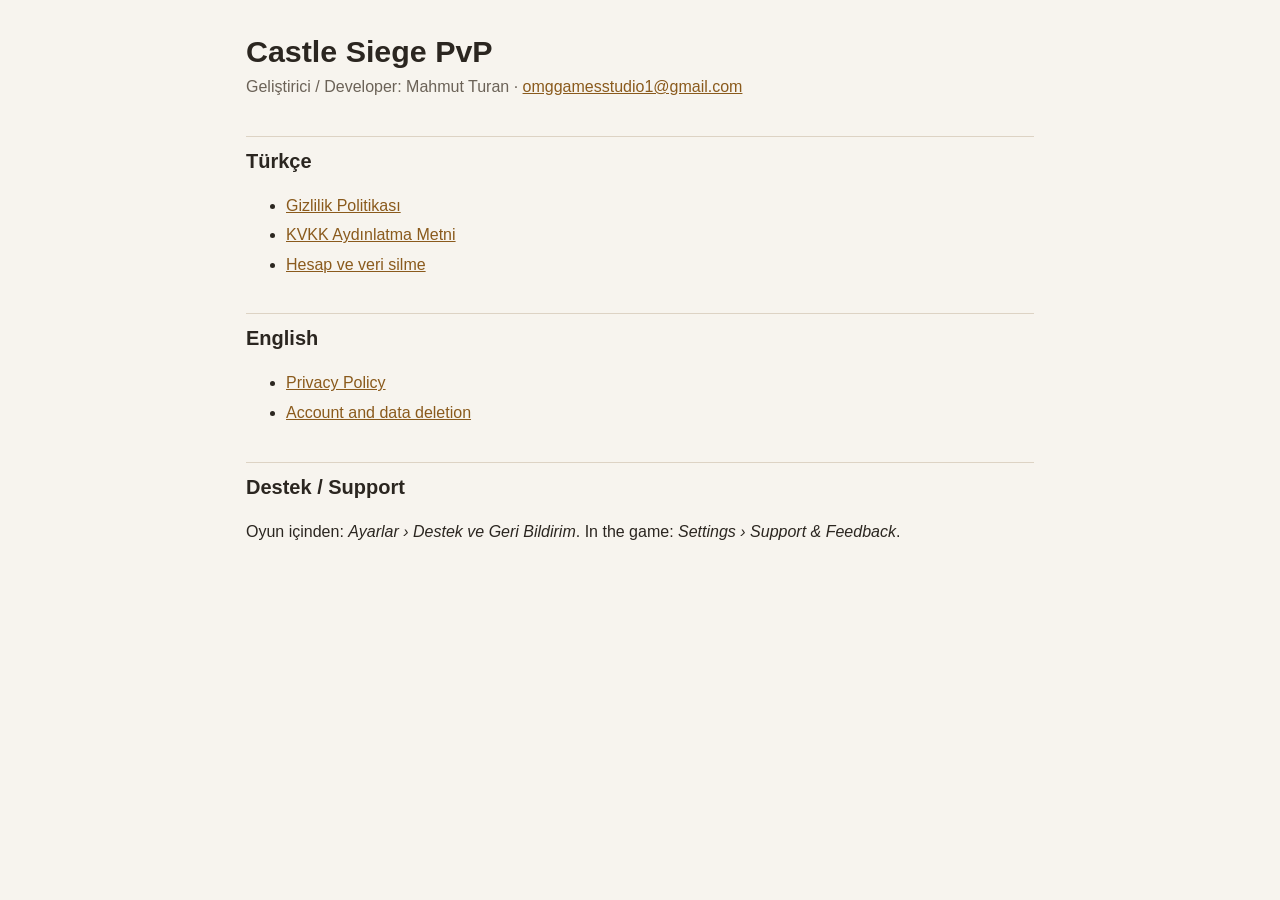
<file: index.html>
<!doctype html>
<html lang="tr">
<head>
<meta charset="utf-8">
<meta name="viewport" content="width=device-width, initial-scale=1">
<title>Castle Siege PvP – Yasal Belgeler / Legal</title>
<link rel="stylesheet" href="style.css">
</head>
<body>
<main>
<h1>Castle Siege PvP</h1>
<p class="meta">Geliştirici / Developer: Mahmut Turan · <a href="mailto:omggamesstudio1@gmail.com">omggamesstudio1@gmail.com</a></p>

<h2>Türkçe</h2>
<ul>
<li><a href="privacy.html">Gizlilik Politikası</a></li>
<li><a href="kvkk.html">KVKK Aydınlatma Metni</a></li>
<li><a href="delete-account.html">Hesap ve veri silme</a></li>
</ul>

<h2>English</h2>
<ul>
<li><a href="privacy-en.html">Privacy Policy</a></li>
<li><a href="delete-account.html#en">Account and data deletion</a></li>
</ul>

<h2>Destek / Support</h2>
<p>Oyun içinden: <em>Ayarlar › Destek ve Geri Bildirim</em>. In the game: <em>Settings › Support &amp; Feedback</em>.</p>
</main>
</body>
</html>
</file>
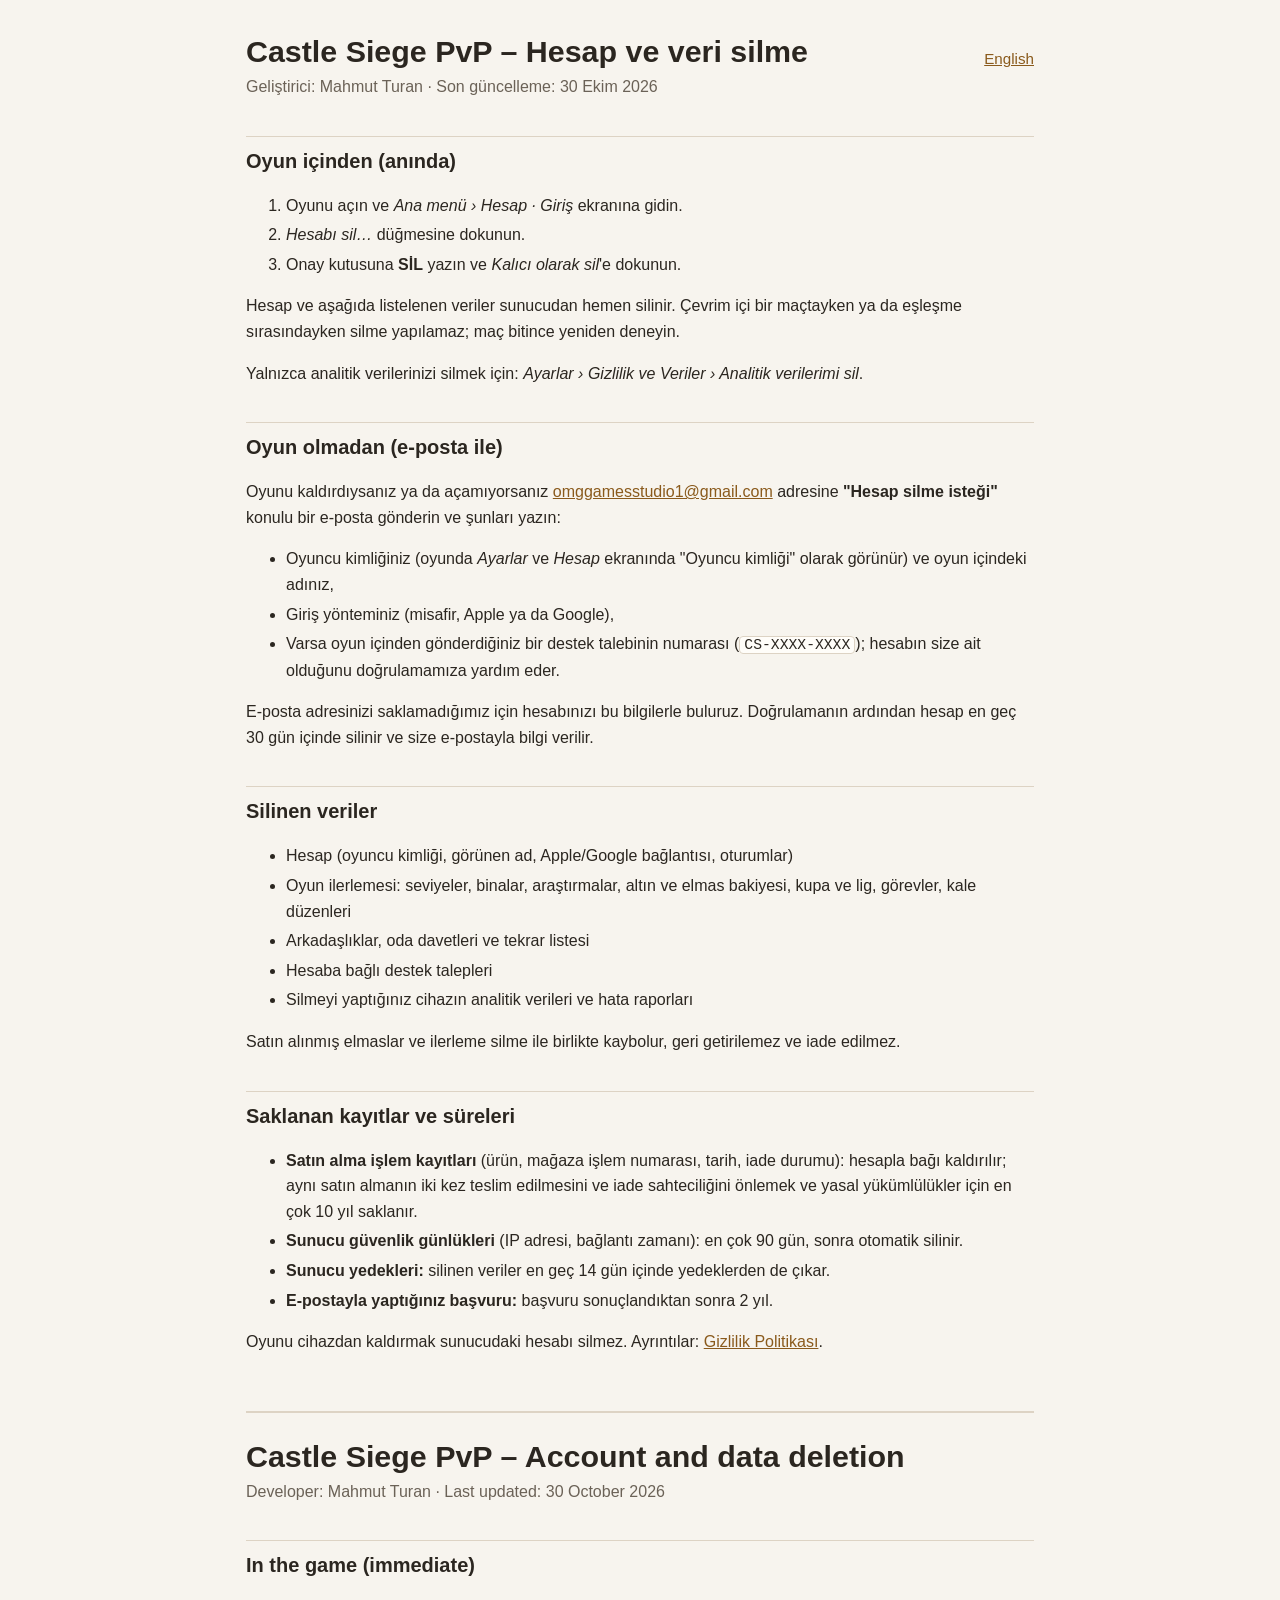
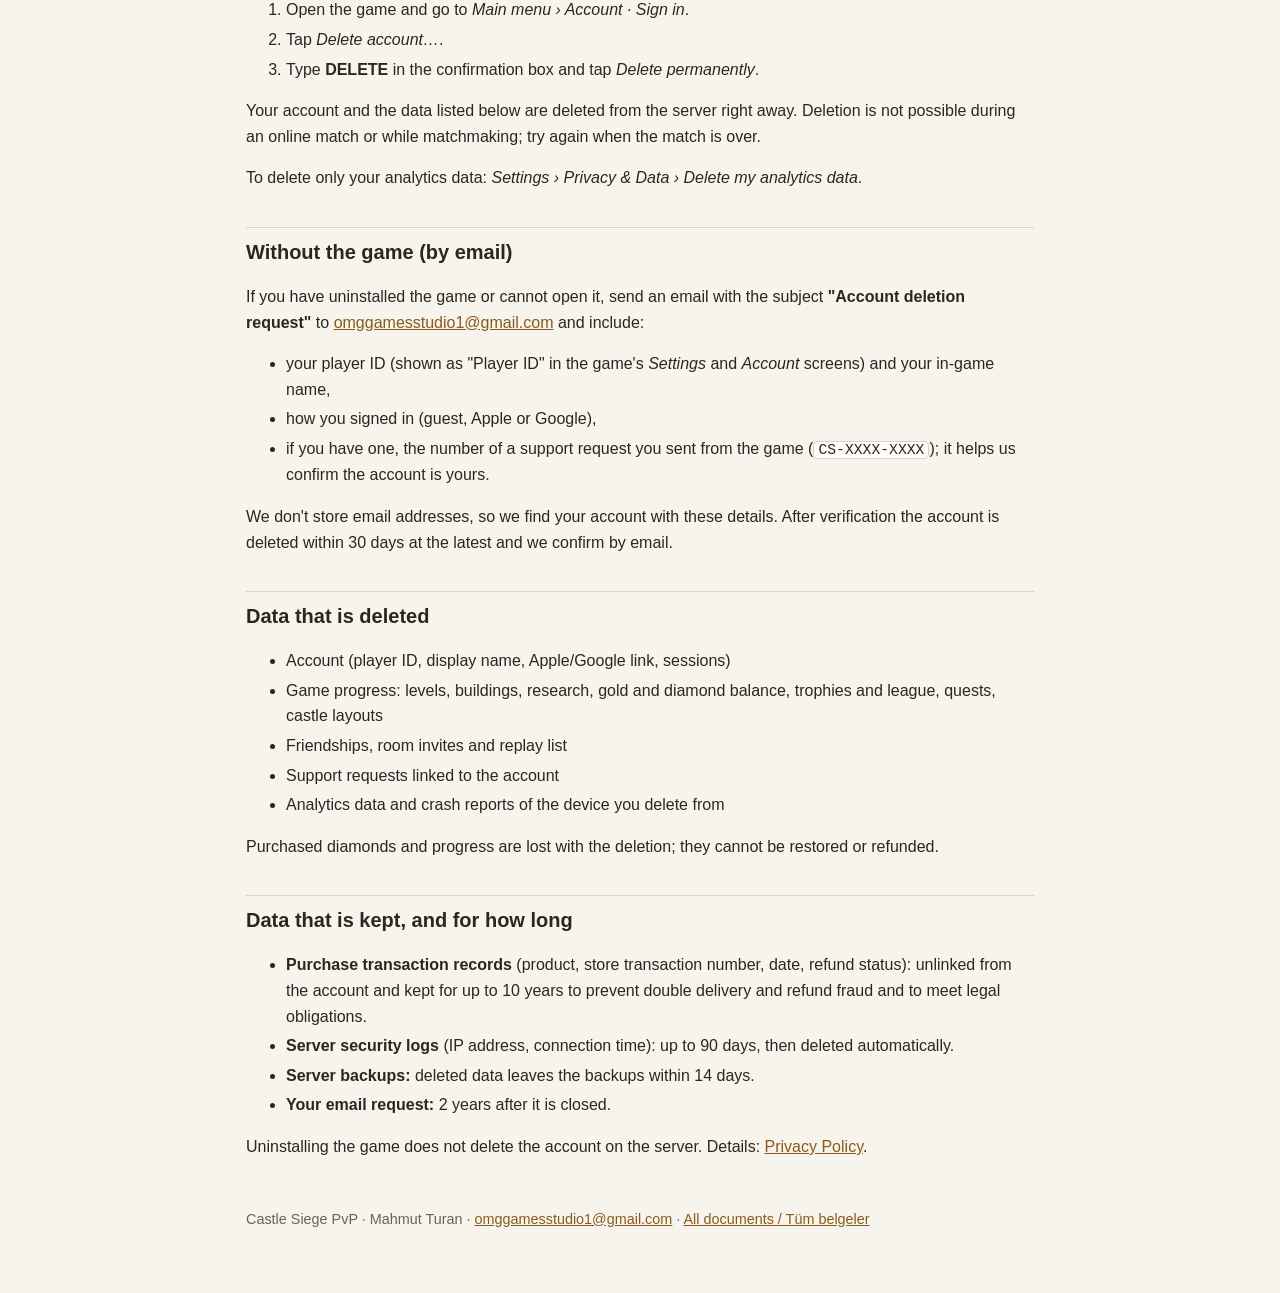
<file: delete-account.html>
<!doctype html>
<html lang="tr">
<head>
<meta charset="utf-8">
<meta name="viewport" content="width=device-width, initial-scale=1">
<title>Castle Siege PvP – Hesap ve Veri Silme / Account Deletion</title>
<link rel="stylesheet" href="style.css">
</head>
<body>
<main>
<p class="lang"><a href="#en" hreflang="en">English</a></p>
<h1>Castle Siege PvP – Hesap ve veri silme</h1>
<p class="meta">Geliştirici: Mahmut Turan · Son güncelleme: 30 Ekim 2026</p>

<h2>Oyun içinden (anında)</h2>
<ol>
<li>Oyunu açın ve <em>Ana menü › Hesap · Giriş</em> ekranına gidin.</li>
<li><em>Hesabı sil…</em> düğmesine dokunun.</li>
<li>Onay kutusuna <strong>SİL</strong> yazın ve <em>Kalıcı olarak sil</em>'e dokunun.</li>
</ol>
<p>Hesap ve aşağıda listelenen veriler sunucudan hemen silinir. Çevrim içi bir maçtayken ya da eşleşme sırasındayken silme yapılamaz; maç bitince yeniden deneyin.</p>
<p>Yalnızca analitik verilerinizi silmek için: <em>Ayarlar › Gizlilik ve Veriler › Analitik verilerimi sil</em>.</p>

<h2>Oyun olmadan (e-posta ile)</h2>
<p>Oyunu kaldırdıysanız ya da açamıyorsanız <a href="mailto:omggamesstudio1@gmail.com?subject=Castle%20Siege%20PvP%20-%20Hesap%20silme%20iste%C4%9Fi">omggamesstudio1@gmail.com</a> adresine
<strong>"Hesap silme isteği"</strong> konulu bir e-posta gönderin ve şunları yazın:</p>
<ul>
<li>Oyuncu kimliğiniz (oyunda <em>Ayarlar</em> ve <em>Hesap</em> ekranında "Oyuncu kimliği" olarak görünür) ve oyun içindeki adınız,</li>
<li>Giriş yönteminiz (misafir, Apple ya da Google),</li>
<li>Varsa oyun içinden gönderdiğiniz bir destek talebinin numarası (<code>CS-XXXX-XXXX</code>); hesabın size ait olduğunu doğrulamamıza yardım eder.</li>
</ul>
<p>E-posta adresinizi saklamadığımız için hesabınızı bu bilgilerle buluruz. Doğrulamanın ardından hesap en geç 30 gün içinde silinir ve size e-postayla bilgi verilir.</p>

<h2>Silinen veriler</h2>
<ul>
<li>Hesap (oyuncu kimliği, görünen ad, Apple/Google bağlantısı, oturumlar)</li>
<li>Oyun ilerlemesi: seviyeler, binalar, araştırmalar, altın ve elmas bakiyesi, kupa ve lig, görevler, kale düzenleri</li>
<li>Arkadaşlıklar, oda davetleri ve tekrar listesi</li>
<li>Hesaba bağlı destek talepleri</li>
<li>Silmeyi yaptığınız cihazın analitik verileri ve hata raporları</li>
</ul>
<p>Satın alınmış elmaslar ve ilerleme silme ile birlikte kaybolur, geri getirilemez ve iade edilmez.</p>

<h2>Saklanan kayıtlar ve süreleri</h2>
<ul>
<li><strong>Satın alma işlem kayıtları</strong> (ürün, mağaza işlem numarası, tarih, iade durumu): hesapla bağı kaldırılır; aynı satın almanın iki kez teslim edilmesini ve iade sahteciliğini önlemek ve yasal yükümlülükler için en çok 10 yıl saklanır.</li>
<li><strong>Sunucu güvenlik günlükleri</strong> (IP adresi, bağlantı zamanı): en çok 90 gün, sonra otomatik silinir.</li>
<li><strong>Sunucu yedekleri:</strong> silinen veriler en geç 14 gün içinde yedeklerden de çıkar.</li>
<li><strong>E-postayla yaptığınız başvuru:</strong> başvuru sonuçlandıktan sonra 2 yıl.</li>
</ul>
<p>Oyunu cihazdan kaldırmak sunucudaki hesabı silmez. Ayrıntılar: <a href="privacy.html">Gizlilik Politikası</a>.</p>

<hr id="en">

<h1>Castle Siege PvP – Account and data deletion</h1>
<p class="meta">Developer: Mahmut Turan · Last updated: 30 October 2026</p>

<h2>In the game (immediate)</h2>
<ol>
<li>Open the game and go to <em>Main menu › Account · Sign in</em>.</li>
<li>Tap <em>Delete account…</em>.</li>
<li>Type <strong>DELETE</strong> in the confirmation box and tap <em>Delete permanently</em>.</li>
</ol>
<p>Your account and the data listed below are deleted from the server right away. Deletion is not possible during an online match or while matchmaking; try again when the match is over.</p>
<p>To delete only your analytics data: <em>Settings › Privacy &amp; Data › Delete my analytics data</em>.</p>

<h2>Without the game (by email)</h2>
<p>If you have uninstalled the game or cannot open it, send an email with the subject <strong>"Account deletion request"</strong> to
<a href="mailto:omggamesstudio1@gmail.com?subject=Castle%20Siege%20PvP%20-%20Account%20deletion%20request">omggamesstudio1@gmail.com</a> and include:</p>
<ul>
<li>your player ID (shown as "Player ID" in the game's <em>Settings</em> and <em>Account</em> screens) and your in-game name,</li>
<li>how you signed in (guest, Apple or Google),</li>
<li>if you have one, the number of a support request you sent from the game (<code>CS-XXXX-XXXX</code>); it helps us confirm the account is yours.</li>
</ul>
<p>We don't store email addresses, so we find your account with these details. After verification the account is deleted within 30 days at the latest and we confirm by email.</p>

<h2>Data that is deleted</h2>
<ul>
<li>Account (player ID, display name, Apple/Google link, sessions)</li>
<li>Game progress: levels, buildings, research, gold and diamond balance, trophies and league, quests, castle layouts</li>
<li>Friendships, room invites and replay list</li>
<li>Support requests linked to the account</li>
<li>Analytics data and crash reports of the device you delete from</li>
</ul>
<p>Purchased diamonds and progress are lost with the deletion; they cannot be restored or refunded.</p>

<h2>Data that is kept, and for how long</h2>
<ul>
<li><strong>Purchase transaction records</strong> (product, store transaction number, date, refund status): unlinked from the account and kept for up to 10 years to prevent double delivery and refund fraud and to meet legal obligations.</li>
<li><strong>Server security logs</strong> (IP address, connection time): up to 90 days, then deleted automatically.</li>
<li><strong>Server backups:</strong> deleted data leaves the backups within 14 days.</li>
<li><strong>Your email request:</strong> 2 years after it is closed.</li>
</ul>
<p>Uninstalling the game does not delete the account on the server. Details: <a href="privacy-en.html">Privacy Policy</a>.</p>

<footer>Castle Siege PvP · Mahmut Turan · <a href="mailto:omggamesstudio1@gmail.com">omggamesstudio1@gmail.com</a> · <a href="index.html">All documents / Tüm belgeler</a></footer>
</main>
</body>
</html>
</file>
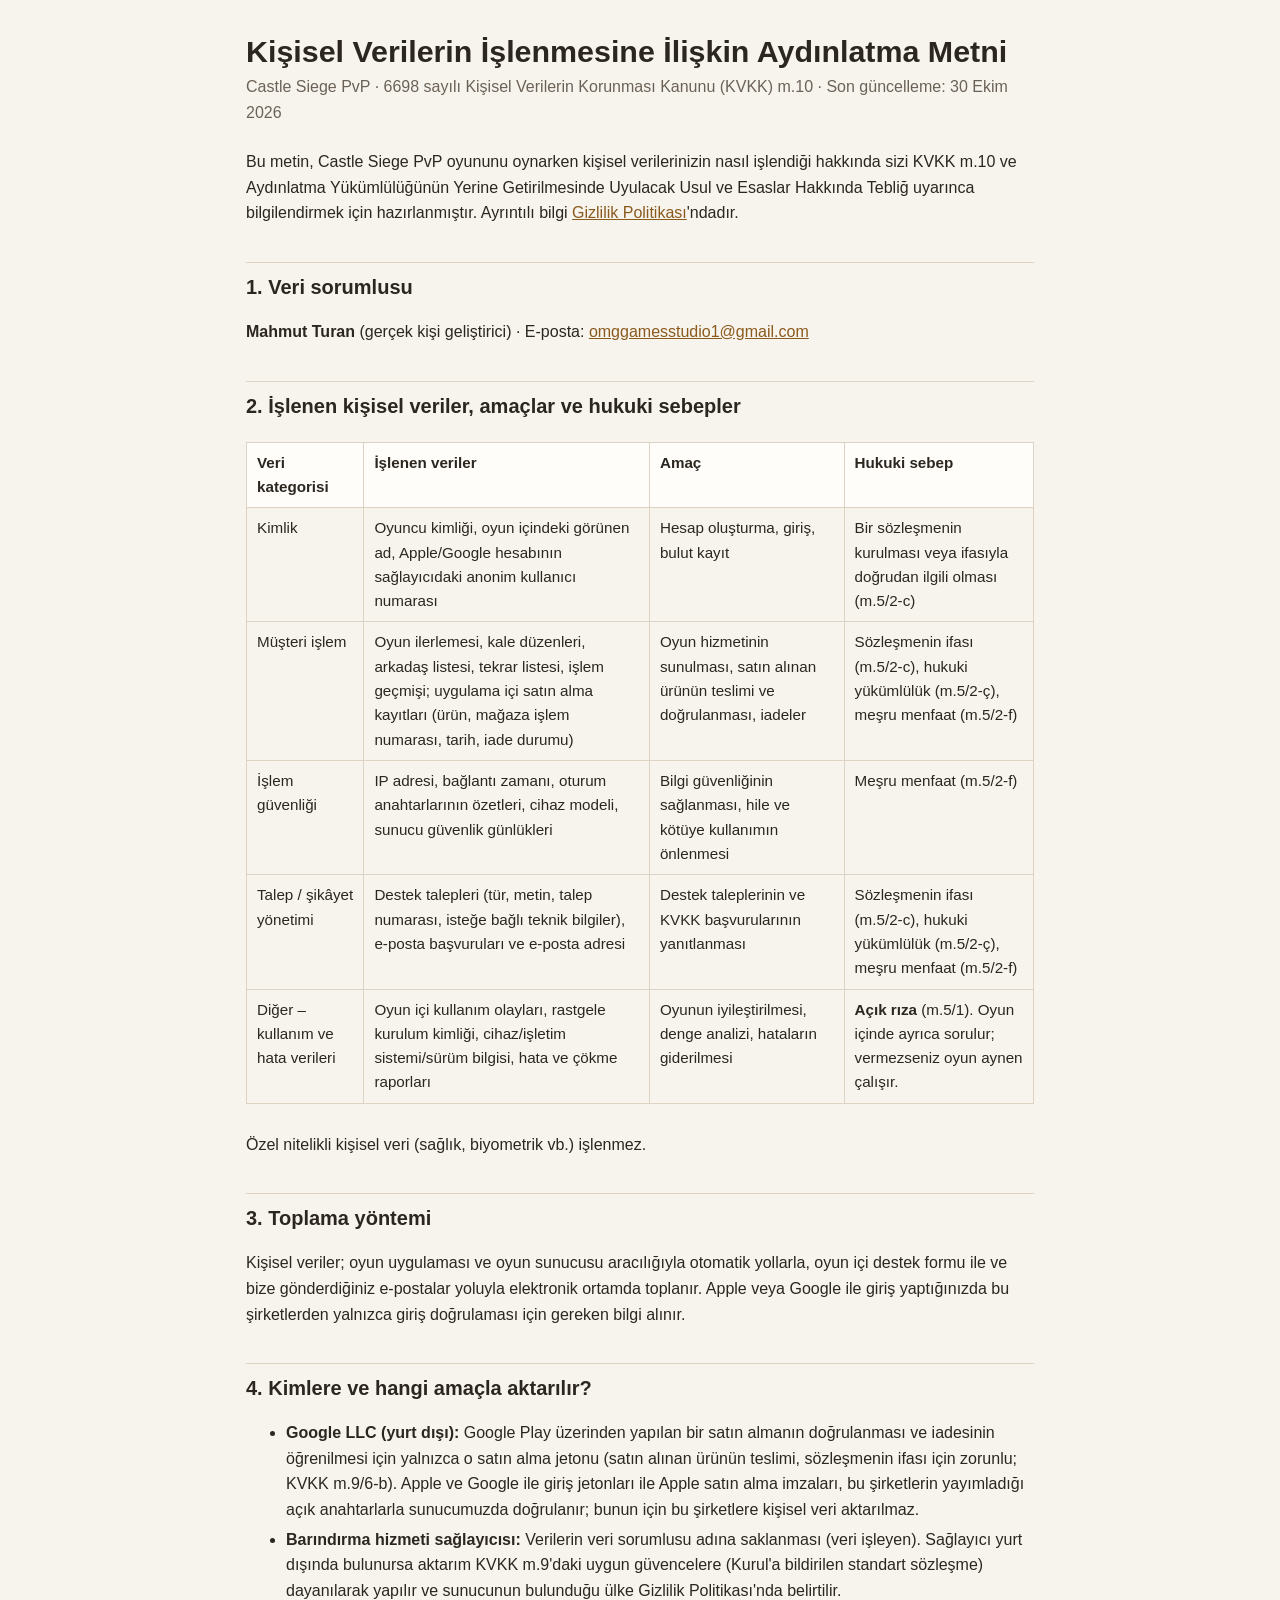
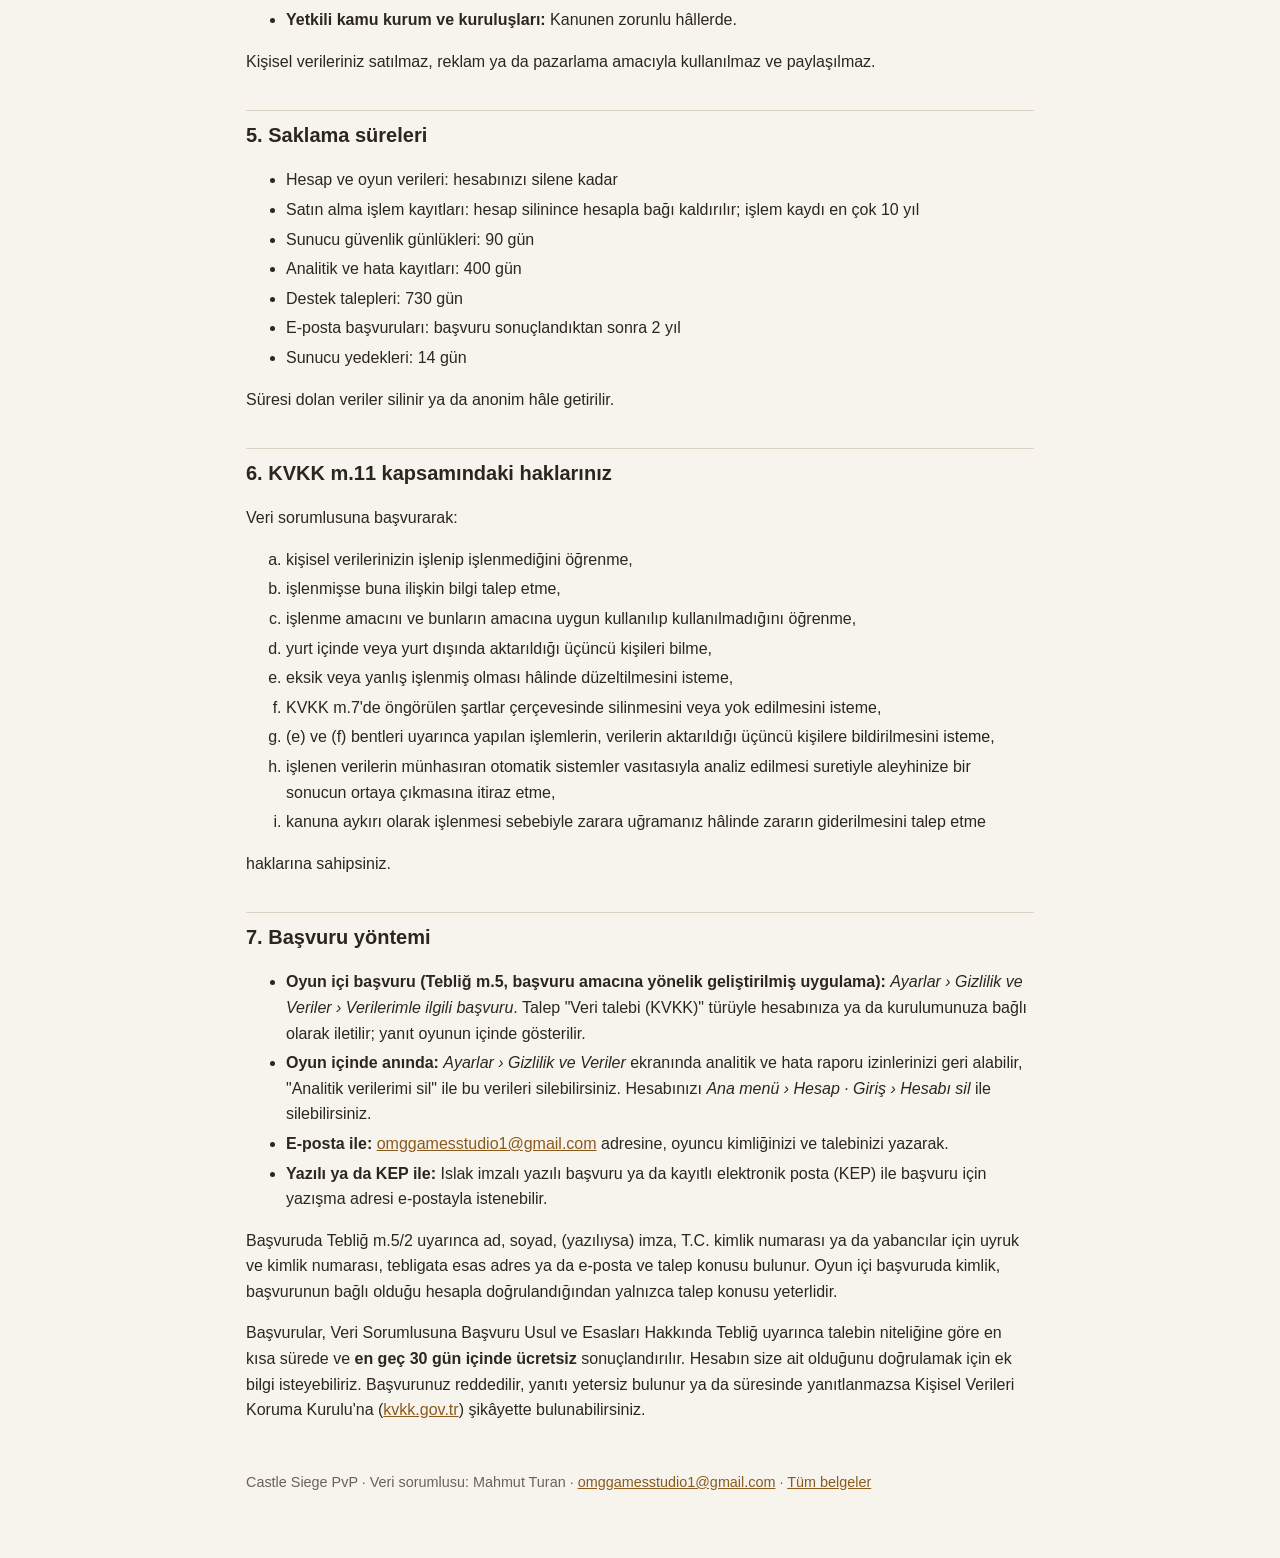
<file: kvkk.html>
<!doctype html>
<html lang="tr">
<head>
<meta charset="utf-8">
<meta name="viewport" content="width=device-width, initial-scale=1">
<title>Castle Siege PvP – KVKK Aydınlatma Metni</title>
<link rel="stylesheet" href="style.css">
</head>
<body>
<main>
<h1>Kişisel Verilerin İşlenmesine İlişkin Aydınlatma Metni</h1>
<p class="meta">Castle Siege PvP · 6698 sayılı Kişisel Verilerin Korunması Kanunu (KVKK) m.10 · Son güncelleme: 30 Ekim 2026</p>

<p>Bu metin, Castle Siege PvP oyununu oynarken kişisel verilerinizin nasıl işlendiği hakkında sizi KVKK m.10 ve Aydınlatma Yükümlülüğünün Yerine Getirilmesinde Uyulacak Usul ve Esaslar Hakkında Tebliğ uyarınca bilgilendirmek için hazırlanmıştır.
Ayrıntılı bilgi <a href="privacy.html">Gizlilik Politikası</a>'ndadır.</p>

<h2>1. Veri sorumlusu</h2>
<p><strong>Mahmut Turan</strong> (gerçek kişi geliştirici) · E-posta: <a href="mailto:omggamesstudio1@gmail.com">omggamesstudio1@gmail.com</a></p>

<h2>2. İşlenen kişisel veriler, amaçlar ve hukuki sebepler</h2>
<div class="table-wrap">
<table>
<tr><th>Veri kategorisi</th><th>İşlenen veriler</th><th>Amaç</th><th>Hukuki sebep</th></tr>
<tr>
<td>Kimlik</td>
<td>Oyuncu kimliği, oyun içindeki görünen ad, Apple/Google hesabının sağlayıcıdaki anonim kullanıcı numarası</td>
<td>Hesap oluşturma, giriş, bulut kayıt</td>
<td>Bir sözleşmenin kurulması veya ifasıyla doğrudan ilgili olması (m.5/2-c)</td>
</tr>
<tr>
<td>Müşteri işlem</td>
<td>Oyun ilerlemesi, kale düzenleri, arkadaş listesi, tekrar listesi, işlem geçmişi; uygulama içi satın alma kayıtları (ürün, mağaza işlem numarası, tarih, iade durumu)</td>
<td>Oyun hizmetinin sunulması, satın alınan ürünün teslimi ve doğrulanması, iadeler</td>
<td>Sözleşmenin ifası (m.5/2-c), hukuki yükümlülük (m.5/2-ç), meşru menfaat (m.5/2-f)</td>
</tr>
<tr>
<td>İşlem güvenliği</td>
<td>IP adresi, bağlantı zamanı, oturum anahtarlarının özetleri, cihaz modeli, sunucu güvenlik günlükleri</td>
<td>Bilgi güvenliğinin sağlanması, hile ve kötüye kullanımın önlenmesi</td>
<td>Meşru menfaat (m.5/2-f)</td>
</tr>
<tr>
<td>Talep / şikâyet yönetimi</td>
<td>Destek talepleri (tür, metin, talep numarası, isteğe bağlı teknik bilgiler), e-posta başvuruları ve e-posta adresi</td>
<td>Destek taleplerinin ve KVKK başvurularının yanıtlanması</td>
<td>Sözleşmenin ifası (m.5/2-c), hukuki yükümlülük (m.5/2-ç), meşru menfaat (m.5/2-f)</td>
</tr>
<tr>
<td>Diğer – kullanım ve hata verileri</td>
<td>Oyun içi kullanım olayları, rastgele kurulum kimliği, cihaz/işletim sistemi/sürüm bilgisi, hata ve çökme raporları</td>
<td>Oyunun iyileştirilmesi, denge analizi, hataların giderilmesi</td>
<td><strong>Açık rıza</strong> (m.5/1). Oyun içinde ayrıca sorulur; vermezseniz oyun aynen çalışır.</td>
</tr>
</table>
</div>
<p>Özel nitelikli kişisel veri (sağlık, biyometrik vb.) işlenmez.</p>

<h2>3. Toplama yöntemi</h2>
<p>Kişisel veriler; oyun uygulaması ve oyun sunucusu aracılığıyla otomatik yollarla, oyun içi destek formu ile ve bize gönderdiğiniz e-postalar yoluyla elektronik ortamda toplanır.
Apple veya Google ile giriş yaptığınızda bu şirketlerden yalnızca giriş doğrulaması için gereken bilgi alınır.</p>

<h2>4. Kimlere ve hangi amaçla aktarılır?</h2>
<ul>
<li><strong>Google LLC (yurt dışı):</strong> Google Play üzerinden yapılan bir satın almanın doğrulanması ve iadesinin öğrenilmesi için yalnızca o satın alma jetonu (satın alınan ürünün teslimi, sözleşmenin ifası için zorunlu; KVKK m.9/6-b). Apple ve Google ile giriş jetonları ile Apple satın alma imzaları, bu şirketlerin yayımladığı açık anahtarlarla sunucumuzda doğrulanır; bunun için bu şirketlere kişisel veri aktarılmaz.</li>
<li><strong>Barındırma hizmeti sağlayıcısı:</strong> Verilerin veri sorumlusu adına saklanması (veri işleyen). Sağlayıcı yurt dışında bulunursa aktarım KVKK m.9'daki uygun güvencelere (Kurul'a bildirilen standart sözleşme) dayanılarak yapılır ve sunucunun bulunduğu ülke Gizlilik Politikası'nda belirtilir.</li>
<li><strong>Yetkili kamu kurum ve kuruluşları:</strong> Kanunen zorunlu hâllerde.</li>
</ul>
<p>Kişisel verileriniz satılmaz, reklam ya da pazarlama amacıyla kullanılmaz ve paylaşılmaz.</p>

<h2>5. Saklama süreleri</h2>
<ul>
<li>Hesap ve oyun verileri: hesabınızı silene kadar</li>
<li>Satın alma işlem kayıtları: hesap silinince hesapla bağı kaldırılır; işlem kaydı en çok 10 yıl</li>
<li>Sunucu güvenlik günlükleri: 90 gün</li>
<li>Analitik ve hata kayıtları: 400 gün</li>
<li>Destek talepleri: 730 gün</li>
<li>E-posta başvuruları: başvuru sonuçlandıktan sonra 2 yıl</li>
<li>Sunucu yedekleri: 14 gün</li>
</ul>
<p>Süresi dolan veriler silinir ya da anonim hâle getirilir.</p>

<h2>6. KVKK m.11 kapsamındaki haklarınız</h2>
<p>Veri sorumlusuna başvurarak:</p>
<ol type="a">
<li>kişisel verilerinizin işlenip işlenmediğini öğrenme,</li>
<li>işlenmişse buna ilişkin bilgi talep etme,</li>
<li>işlenme amacını ve bunların amacına uygun kullanılıp kullanılmadığını öğrenme,</li>
<li>yurt içinde veya yurt dışında aktarıldığı üçüncü kişileri bilme,</li>
<li>eksik veya yanlış işlenmiş olması hâlinde düzeltilmesini isteme,</li>
<li>KVKK m.7'de öngörülen şartlar çerçevesinde silinmesini veya yok edilmesini isteme,</li>
<li>(e) ve (f) bentleri uyarınca yapılan işlemlerin, verilerin aktarıldığı üçüncü kişilere bildirilmesini isteme,</li>
<li>işlenen verilerin münhasıran otomatik sistemler vasıtasıyla analiz edilmesi suretiyle aleyhinize bir sonucun ortaya çıkmasına itiraz etme,</li>
<li>kanuna aykırı olarak işlenmesi sebebiyle zarara uğramanız hâlinde zararın giderilmesini talep etme</li>
</ol>
<p>haklarına sahipsiniz.</p>

<h2>7. Başvuru yöntemi</h2>
<ul>
<li><strong>Oyun içi başvuru (Tebliğ m.5, başvuru amacına yönelik geliştirilmiş uygulama):</strong> <em>Ayarlar › Gizlilik ve Veriler › Verilerimle ilgili başvuru</em>. Talep "Veri talebi (KVKK)" türüyle hesabınıza ya da kurulumunuza bağlı olarak iletilir; yanıt oyunun içinde gösterilir.</li>
<li><strong>Oyun içinde anında:</strong> <em>Ayarlar › Gizlilik ve Veriler</em> ekranında analitik ve hata raporu izinlerinizi geri alabilir, "Analitik verilerimi sil" ile bu verileri silebilirsiniz. Hesabınızı <em>Ana menü › Hesap · Giriş › Hesabı sil</em> ile silebilirsiniz.</li>
<li><strong>E-posta ile:</strong> <a href="mailto:omggamesstudio1@gmail.com">omggamesstudio1@gmail.com</a> adresine, oyuncu kimliğinizi ve talebinizi yazarak.</li>
<li><strong>Yazılı ya da KEP ile:</strong> Islak imzalı yazılı başvuru ya da kayıtlı elektronik posta (KEP) ile başvuru için yazışma adresi e-postayla istenebilir.</li>
</ul>
<p>Başvuruda Tebliğ m.5/2 uyarınca ad, soyad, (yazılıysa) imza, T.C. kimlik numarası ya da yabancılar için uyruk ve kimlik numarası, tebligata esas adres ya da e-posta ve talep konusu bulunur. Oyun içi başvuruda kimlik, başvurunun bağlı olduğu hesapla doğrulandığından yalnızca talep konusu yeterlidir.</p>
<p>Başvurular, Veri Sorumlusuna Başvuru Usul ve Esasları Hakkında Tebliğ uyarınca talebin niteliğine göre en kısa sürede ve <strong>en geç 30 gün içinde ücretsiz</strong> sonuçlandırılır.
Hesabın size ait olduğunu doğrulamak için ek bilgi isteyebiliriz. Başvurunuz reddedilir, yanıtı yetersiz bulunur ya da süresinde yanıtlanmazsa Kişisel Verileri Koruma Kurulu'na (<a href="https://www.kvkk.gov.tr">kvkk.gov.tr</a>) şikâyette bulunabilirsiniz.</p>

<footer>Castle Siege PvP · Veri sorumlusu: Mahmut Turan · <a href="mailto:omggamesstudio1@gmail.com">omggamesstudio1@gmail.com</a> · <a href="index.html">Tüm belgeler</a></footer>
</main>
</body>
</html>
</file>
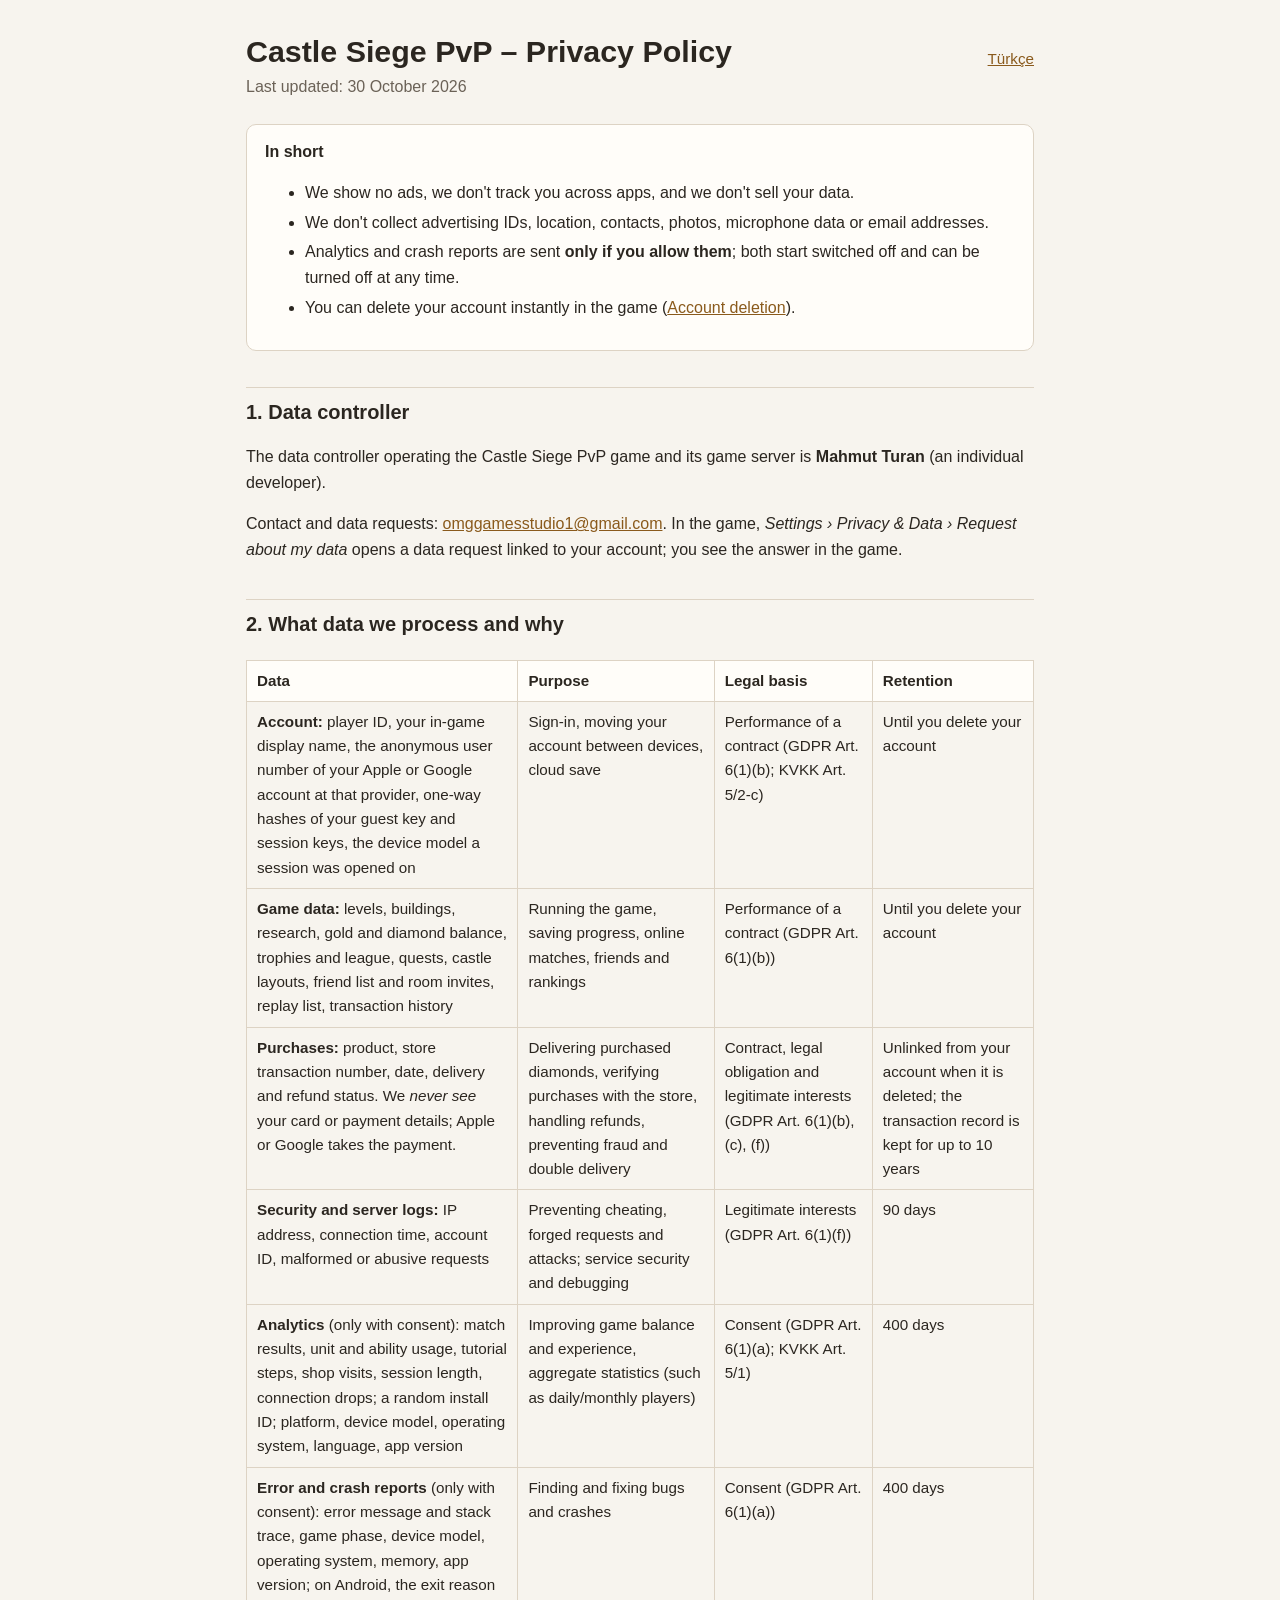
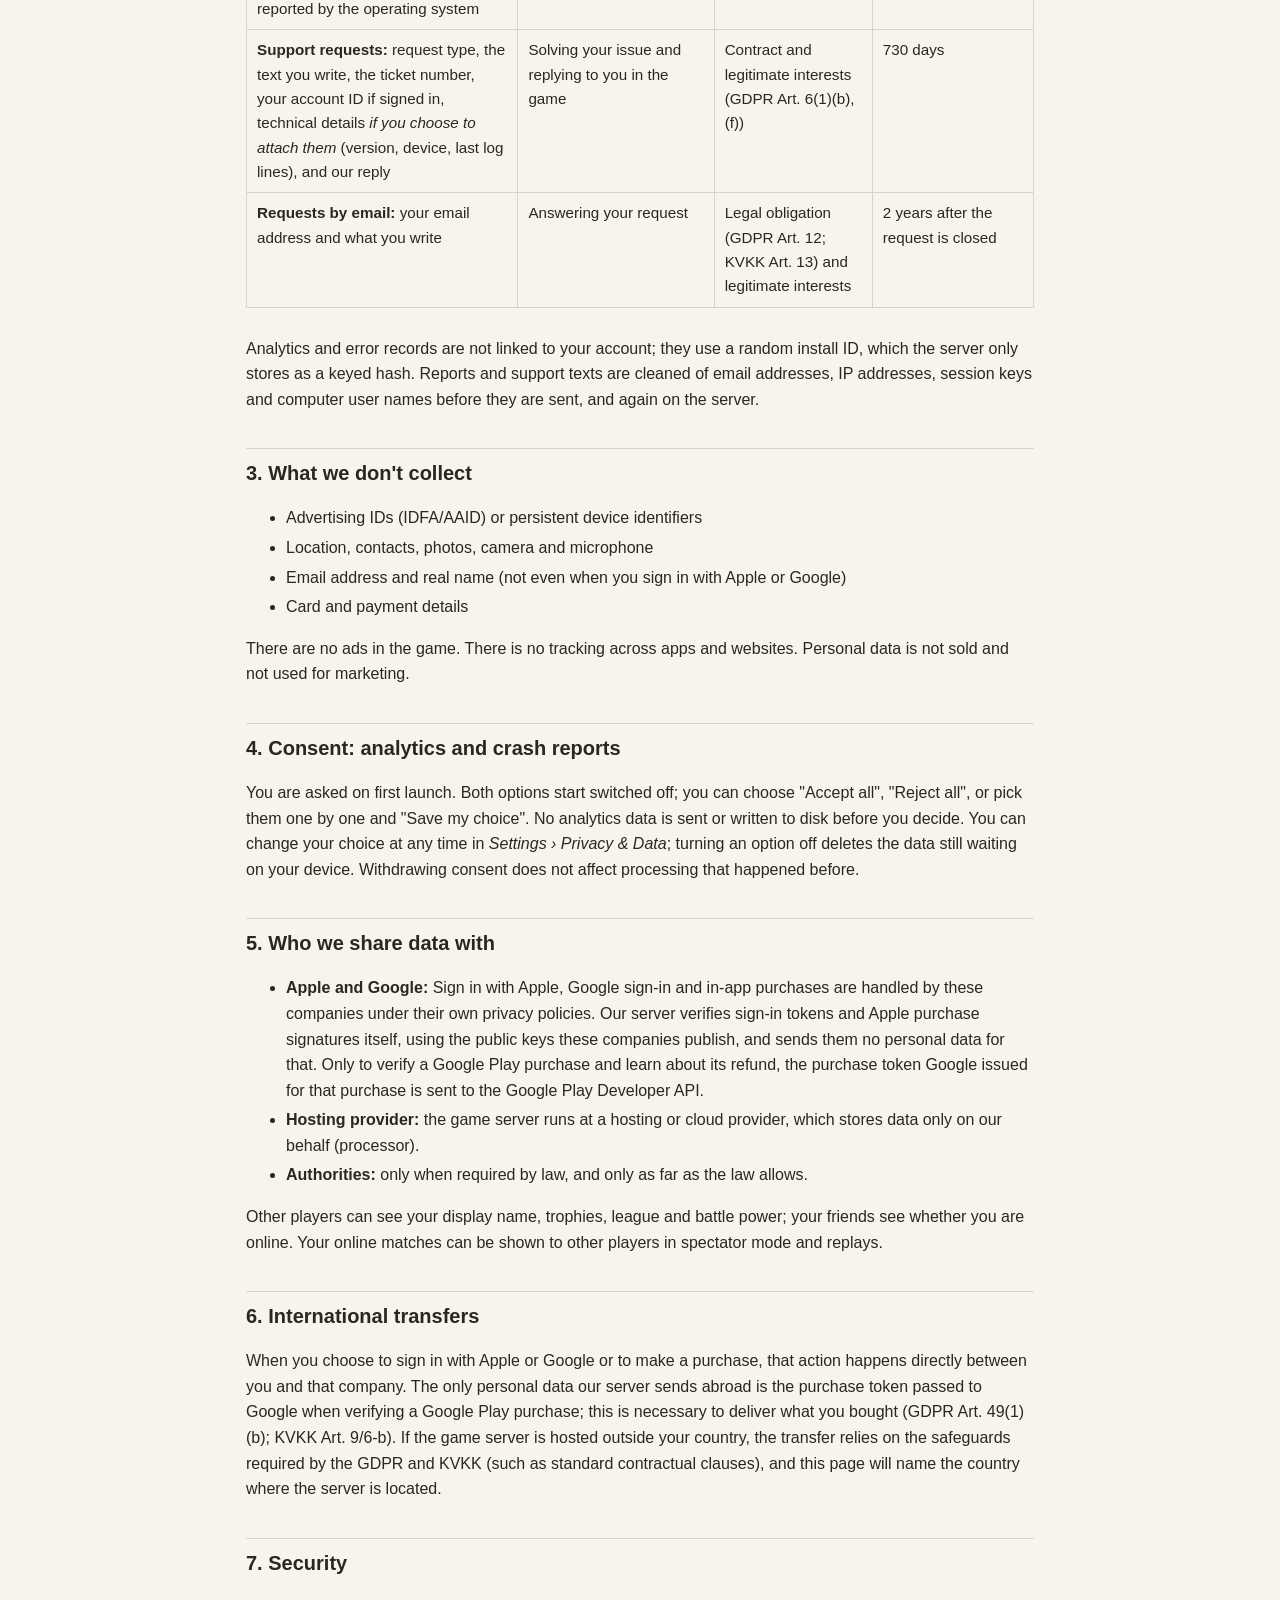
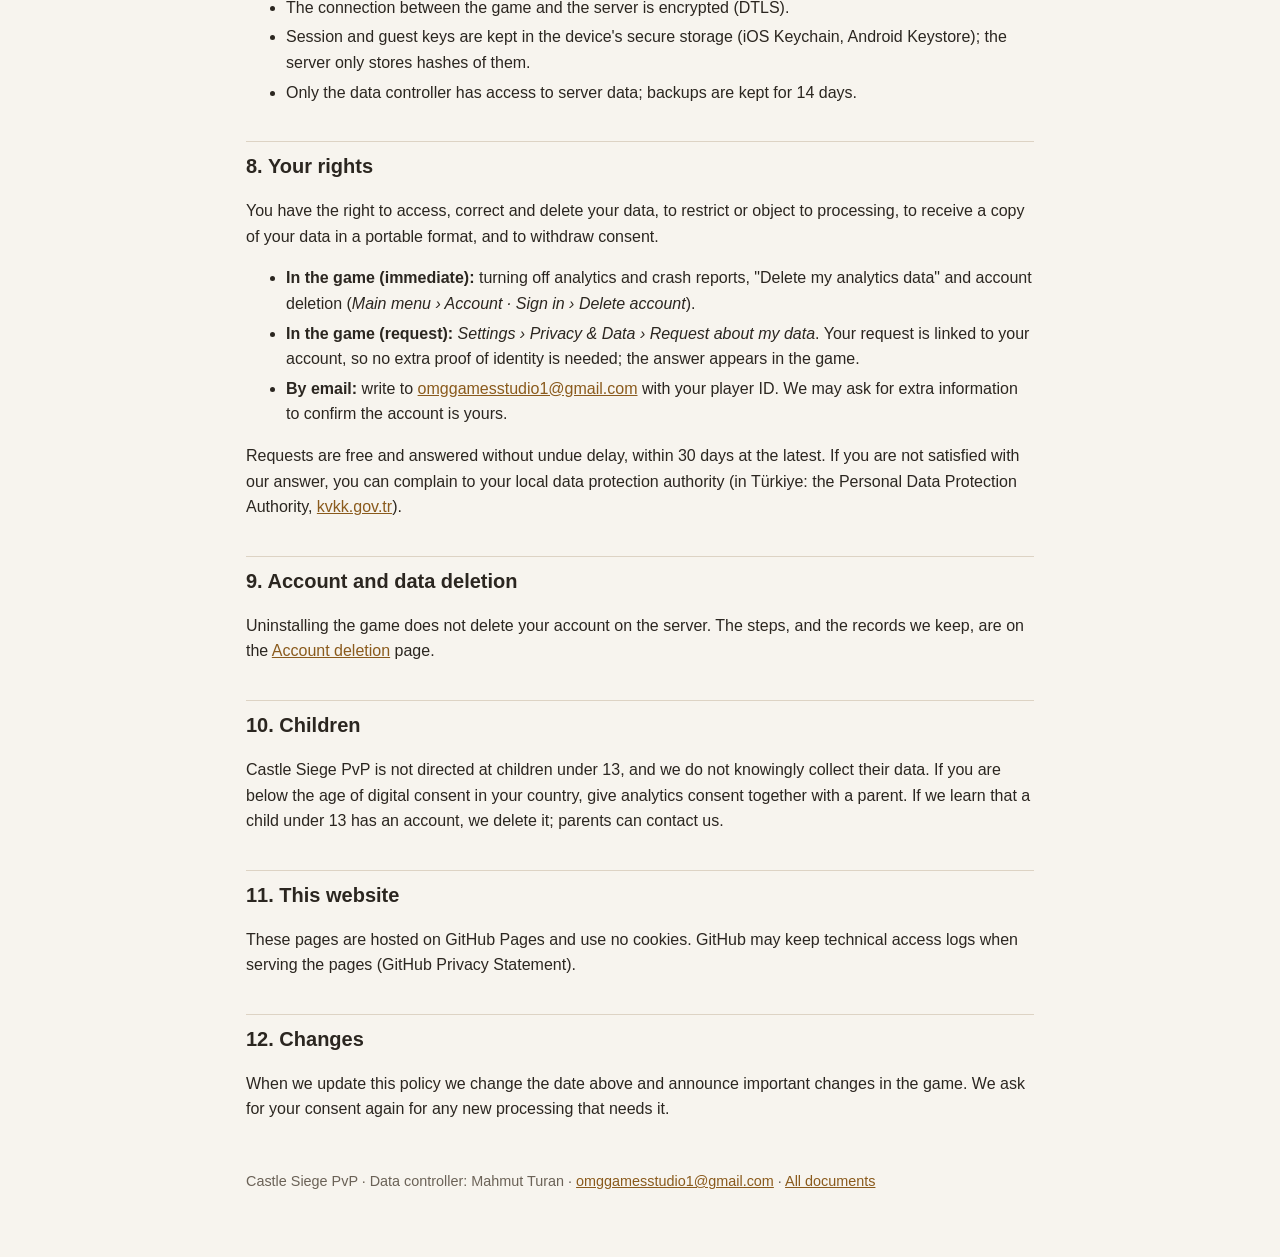
<file: privacy-en.html>
<!doctype html>
<html lang="en">
<head>
<meta charset="utf-8">
<meta name="viewport" content="width=device-width, initial-scale=1">
<title>Castle Siege PvP – Privacy Policy</title>
<link rel="stylesheet" href="style.css">
</head>
<body>
<main>
<p class="lang"><a href="privacy.html" hreflang="tr">Türkçe</a></p>
<h1>Castle Siege PvP – Privacy Policy</h1>
<p class="meta">Last updated: 30 October 2026</p>

<div class="card">
<strong>In short</strong>
<ul>
<li>We show no ads, we don't track you across apps, and we don't sell your data.</li>
<li>We don't collect advertising IDs, location, contacts, photos, microphone data or email addresses.</li>
<li>Analytics and crash reports are sent <strong>only if you allow them</strong>; both start switched off and can be turned off at any time.</li>
<li>You can delete your account instantly in the game (<a href="delete-account.html#en">Account deletion</a>).</li>
</ul>
</div>

<h2>1. Data controller</h2>
<p>The data controller operating the Castle Siege PvP game and its game server is <strong>Mahmut Turan</strong> (an individual developer).</p>
<p>Contact and data requests: <a href="mailto:omggamesstudio1@gmail.com">omggamesstudio1@gmail.com</a>.
In the game, <em>Settings › Privacy &amp; Data › Request about my data</em> opens a data request linked to your account; you see the answer in the game.</p>

<h2>2. What data we process and why</h2>
<div class="table-wrap">
<table>
<tr><th>Data</th><th>Purpose</th><th>Legal basis</th><th>Retention</th></tr>
<tr>
<td><strong>Account:</strong> player ID, your in-game display name, the anonymous user number of your Apple or Google account at that provider, one-way hashes of your guest key and session keys, the device model a session was opened on</td>
<td>Sign-in, moving your account between devices, cloud save</td>
<td>Performance of a contract (GDPR Art. 6(1)(b); KVKK Art. 5/2-c)</td>
<td>Until you delete your account</td>
</tr>
<tr>
<td><strong>Game data:</strong> levels, buildings, research, gold and diamond balance, trophies and league, quests, castle layouts, friend list and room invites, replay list, transaction history</td>
<td>Running the game, saving progress, online matches, friends and rankings</td>
<td>Performance of a contract (GDPR Art. 6(1)(b))</td>
<td>Until you delete your account</td>
</tr>
<tr>
<td><strong>Purchases:</strong> product, store transaction number, date, delivery and refund status. We <em>never see</em> your card or payment details; Apple or Google takes the payment.</td>
<td>Delivering purchased diamonds, verifying purchases with the store, handling refunds, preventing fraud and double delivery</td>
<td>Contract, legal obligation and legitimate interests (GDPR Art. 6(1)(b), (c), (f))</td>
<td>Unlinked from your account when it is deleted; the transaction record is kept for up to 10 years</td>
</tr>
<tr>
<td><strong>Security and server logs:</strong> IP address, connection time, account ID, malformed or abusive requests</td>
<td>Preventing cheating, forged requests and attacks; service security and debugging</td>
<td>Legitimate interests (GDPR Art. 6(1)(f))</td>
<td>90 days</td>
</tr>
<tr>
<td><strong>Analytics</strong> (only with consent): match results, unit and ability usage, tutorial steps, shop visits, session length, connection drops; a random install ID; platform, device model, operating system, language, app version</td>
<td>Improving game balance and experience, aggregate statistics (such as daily/monthly players)</td>
<td>Consent (GDPR Art. 6(1)(a); KVKK Art. 5/1)</td>
<td>400 days</td>
</tr>
<tr>
<td><strong>Error and crash reports</strong> (only with consent): error message and stack trace, game phase, device model, operating system, memory, app version; on Android, the exit reason reported by the operating system</td>
<td>Finding and fixing bugs and crashes</td>
<td>Consent (GDPR Art. 6(1)(a))</td>
<td>400 days</td>
</tr>
<tr>
<td><strong>Support requests:</strong> request type, the text you write, the ticket number, your account ID if signed in, technical details <em>if you choose to attach them</em> (version, device, last log lines), and our reply</td>
<td>Solving your issue and replying to you in the game</td>
<td>Contract and legitimate interests (GDPR Art. 6(1)(b), (f))</td>
<td>730 days</td>
</tr>
<tr>
<td><strong>Requests by email:</strong> your email address and what you write</td>
<td>Answering your request</td>
<td>Legal obligation (GDPR Art. 12; KVKK Art. 13) and legitimate interests</td>
<td>2 years after the request is closed</td>
</tr>
</table>
</div>
<p>Analytics and error records are not linked to your account; they use a random install ID, which the server only stores as a keyed hash.
Reports and support texts are cleaned of email addresses, IP addresses, session keys and computer user names before they are sent, and again on the server.</p>

<h2>3. What we don't collect</h2>
<ul>
<li>Advertising IDs (IDFA/AAID) or persistent device identifiers</li>
<li>Location, contacts, photos, camera and microphone</li>
<li>Email address and real name (not even when you sign in with Apple or Google)</li>
<li>Card and payment details</li>
</ul>
<p>There are no ads in the game. There is no tracking across apps and websites. Personal data is not sold and not used for marketing.</p>

<h2>4. Consent: analytics and crash reports</h2>
<p>You are asked on first launch. Both options start switched off; you can choose "Accept all", "Reject all", or pick them one by one and "Save my choice".
No analytics data is sent or written to disk before you decide. You can change your choice at any time in <em>Settings › Privacy &amp; Data</em>;
turning an option off deletes the data still waiting on your device. Withdrawing consent does not affect processing that happened before.</p>

<h2>5. Who we share data with</h2>
<ul>
<li><strong>Apple and Google:</strong> Sign in with Apple, Google sign-in and in-app purchases are handled by these companies under their own privacy policies.
Our server verifies sign-in tokens and Apple purchase signatures itself, using the public keys these companies publish, and sends them no personal data for that.
Only to verify a Google Play purchase and learn about its refund, the purchase token Google issued for that purchase is sent to the Google Play Developer API.</li>
<li><strong>Hosting provider:</strong> the game server runs at a hosting or cloud provider, which stores data only on our behalf (processor).</li>
<li><strong>Authorities:</strong> only when required by law, and only as far as the law allows.</li>
</ul>
<p>Other players can see your display name, trophies, league and battle power; your friends see whether you are online.
Your online matches can be shown to other players in spectator mode and replays.</p>

<h2>6. International transfers</h2>
<p>When you choose to sign in with Apple or Google or to make a purchase, that action happens directly between you and that company.
The only personal data our server sends abroad is the purchase token passed to Google when verifying a Google Play purchase; this is necessary to deliver what you bought (GDPR Art. 49(1)(b); KVKK Art. 9/6-b).
If the game server is hosted outside your country, the transfer relies on the safeguards required by the GDPR and KVKK (such as standard contractual clauses), and this page will name the country where the server is located.</p>

<h2>7. Security</h2>
<ul>
<li>The connection between the game and the server is encrypted (DTLS).</li>
<li>Session and guest keys are kept in the device's secure storage (iOS Keychain, Android Keystore); the server only stores hashes of them.</li>
<li>Only the data controller has access to server data; backups are kept for 14 days.</li>
</ul>

<h2>8. Your rights</h2>
<p>You have the right to access, correct and delete your data, to restrict or object to processing, to receive a copy of your data in a portable format, and to withdraw consent.</p>
<ul>
<li><strong>In the game (immediate):</strong> turning off analytics and crash reports, "Delete my analytics data" and account deletion (<em>Main menu › Account · Sign in › Delete account</em>).</li>
<li><strong>In the game (request):</strong> <em>Settings › Privacy &amp; Data › Request about my data</em>. Your request is linked to your account, so no extra proof of identity is needed; the answer appears in the game.</li>
<li><strong>By email:</strong> write to <a href="mailto:omggamesstudio1@gmail.com">omggamesstudio1@gmail.com</a> with your player ID. We may ask for extra information to confirm the account is yours.</li>
</ul>
<p>Requests are free and answered without undue delay, within 30 days at the latest. If you are not satisfied with our answer, you can complain to your local data protection authority (in Türkiye: the Personal Data Protection Authority, <a href="https://www.kvkk.gov.tr">kvkk.gov.tr</a>).</p>

<h2>9. Account and data deletion</h2>
<p>Uninstalling the game does not delete your account on the server. The steps, and the records we keep, are on the <a href="delete-account.html#en">Account deletion</a> page.</p>

<h2>10. Children</h2>
<p>Castle Siege PvP is not directed at children under 13, and we do not knowingly collect their data. If you are below the age of digital consent in your country,
give analytics consent together with a parent. If we learn that a child under 13 has an account, we delete it; parents can contact us.</p>

<h2>11. This website</h2>
<p>These pages are hosted on GitHub Pages and use no cookies. GitHub may keep technical access logs when serving the pages (GitHub Privacy Statement).</p>

<h2>12. Changes</h2>
<p>When we update this policy we change the date above and announce important changes in the game. We ask for your consent again for any new processing that needs it.</p>

<footer>Castle Siege PvP · Data controller: Mahmut Turan · <a href="mailto:omggamesstudio1@gmail.com">omggamesstudio1@gmail.com</a> · <a href="index.html">All documents</a></footer>
</main>
</body>
</html>
</file>
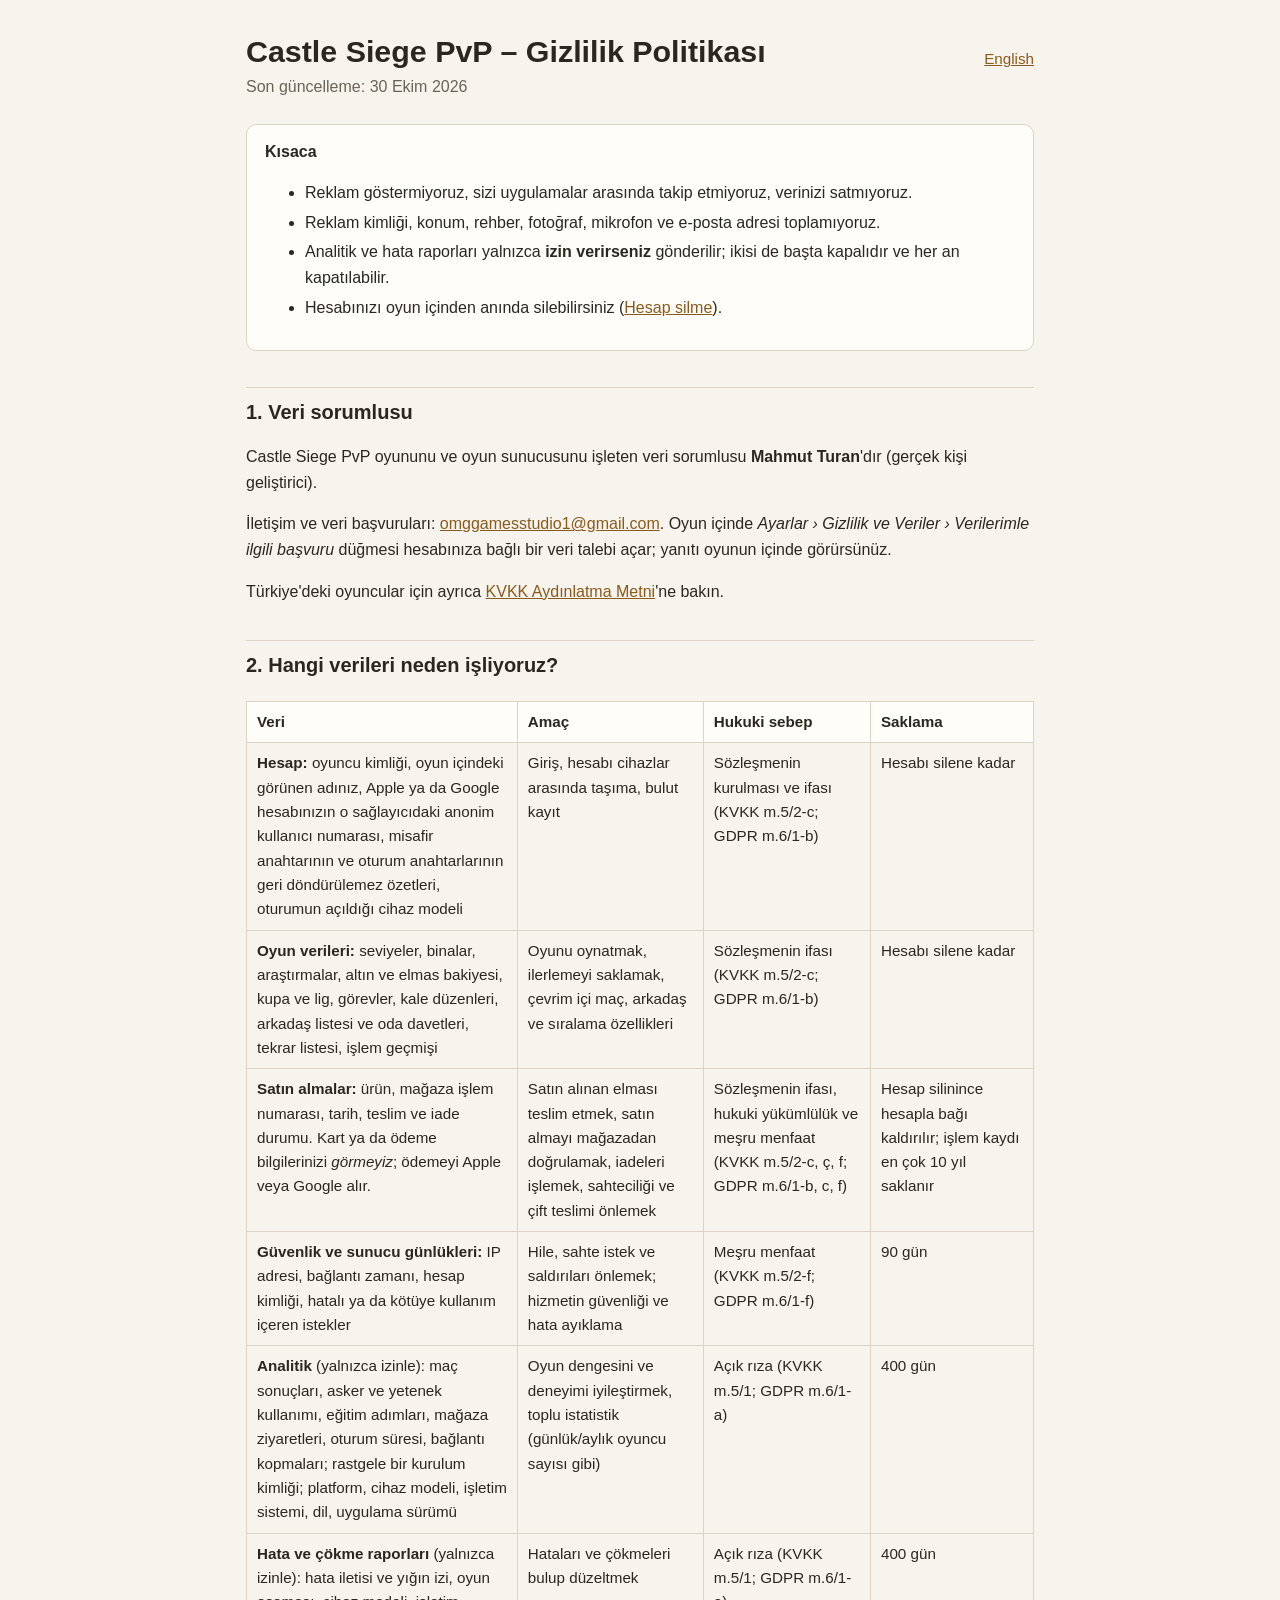
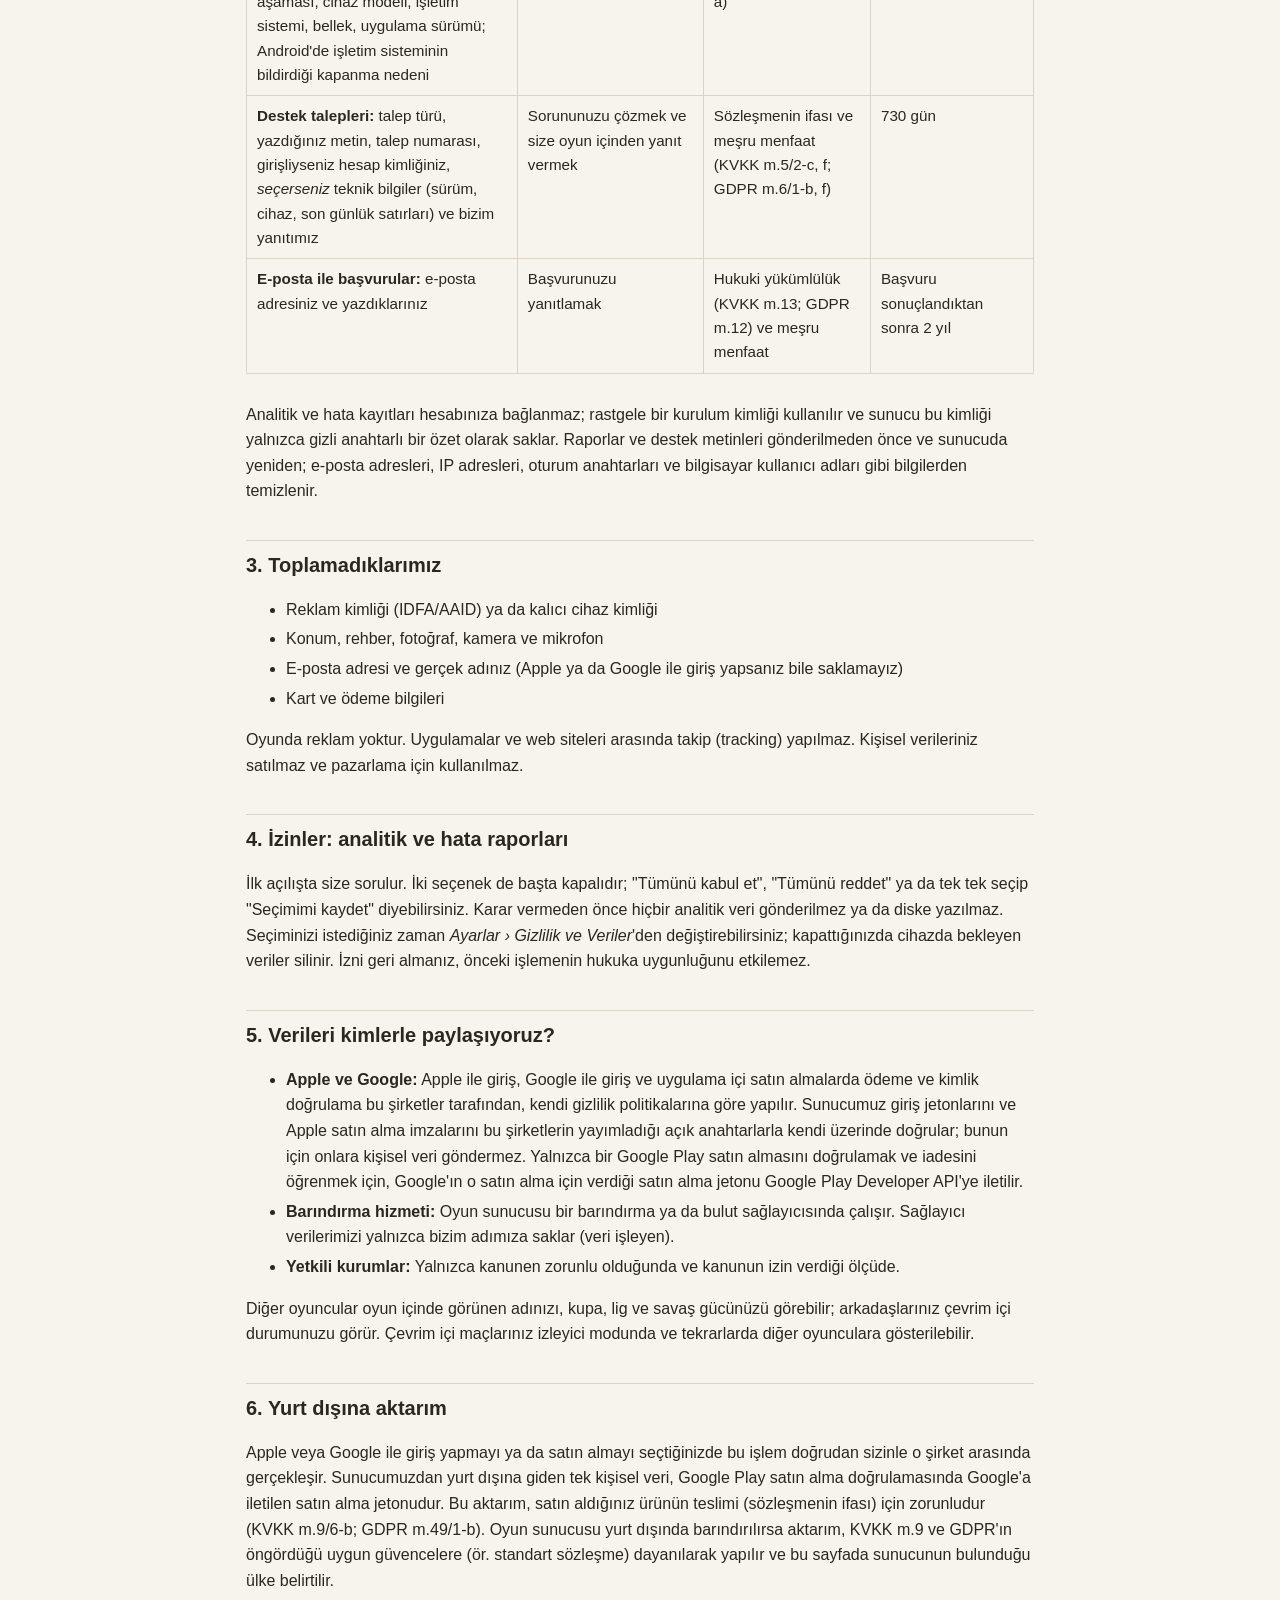
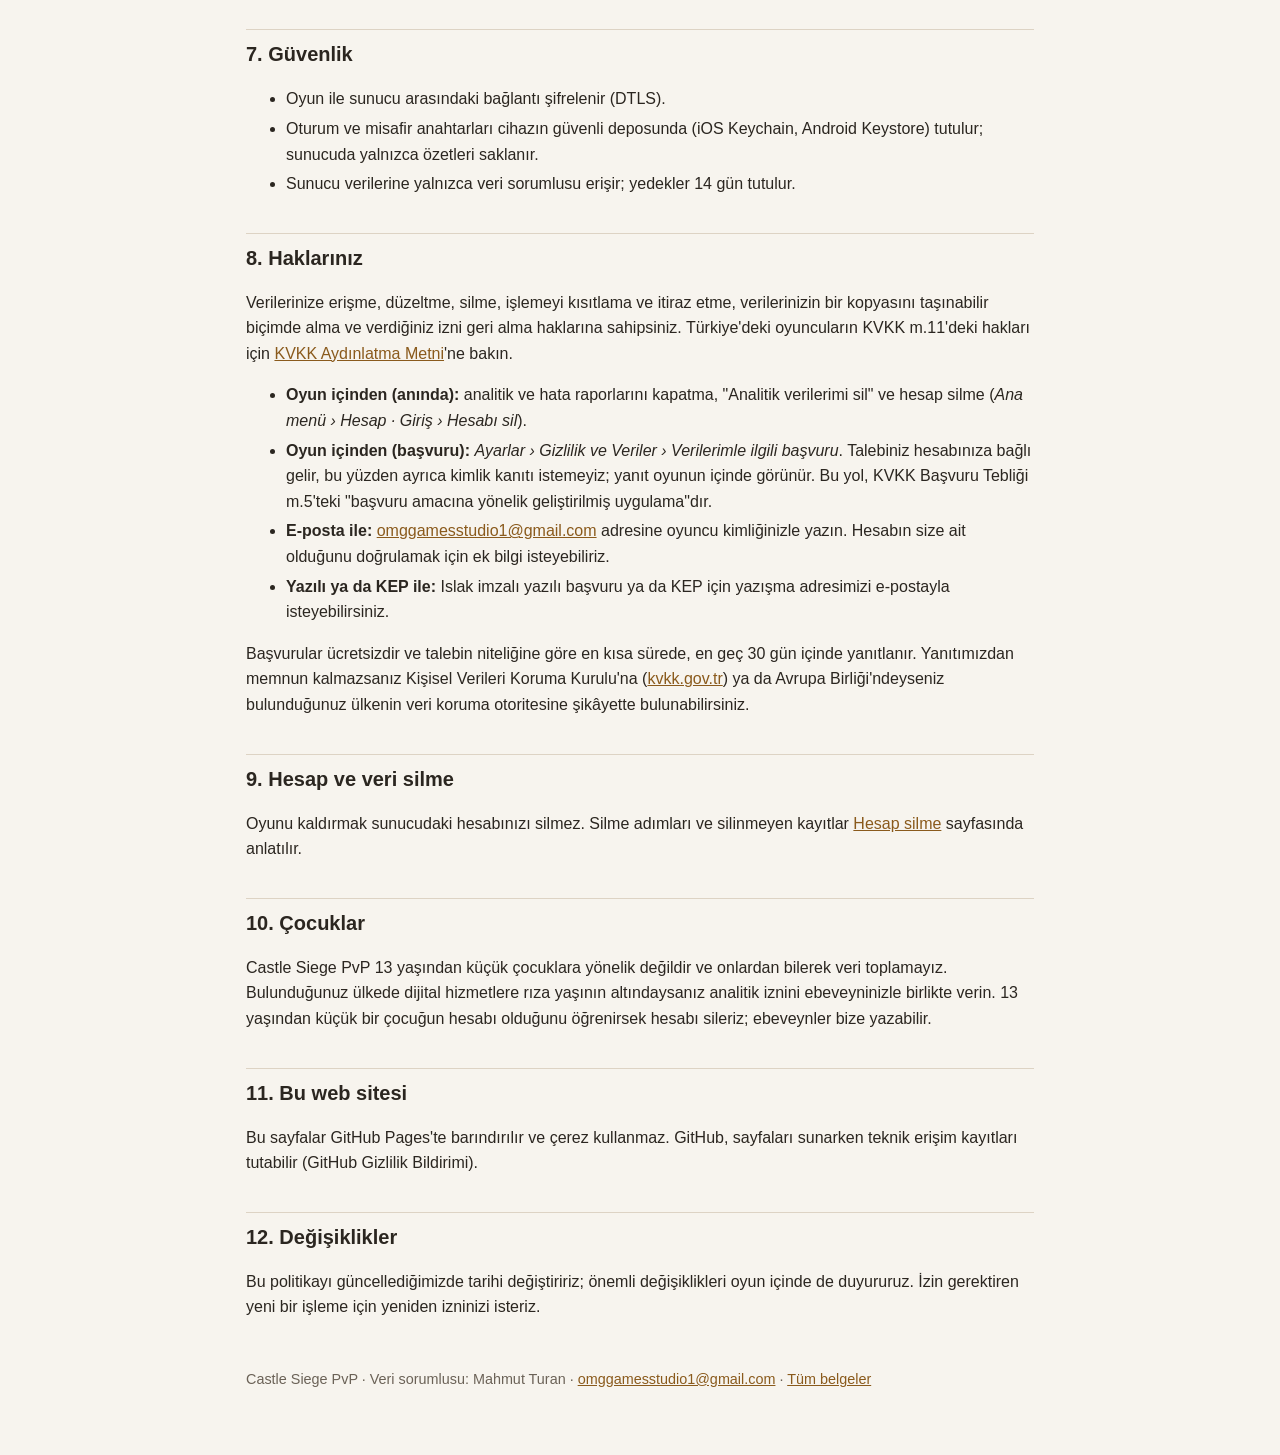
<file: privacy.html>
<!doctype html>
<html lang="tr">
<head>
<meta charset="utf-8">
<meta name="viewport" content="width=device-width, initial-scale=1">
<title>Castle Siege PvP – Gizlilik Politikası</title>
<link rel="stylesheet" href="style.css">
</head>
<body>
<main>
<p class="lang"><a href="privacy-en.html" hreflang="en">English</a></p>
<h1>Castle Siege PvP – Gizlilik Politikası</h1>
<p class="meta">Son güncelleme: 30 Ekim 2026</p>

<div class="card">
<strong>Kısaca</strong>
<ul>
<li>Reklam göstermiyoruz, sizi uygulamalar arasında takip etmiyoruz, verinizi satmıyoruz.</li>
<li>Reklam kimliği, konum, rehber, fotoğraf, mikrofon ve e-posta adresi toplamıyoruz.</li>
<li>Analitik ve hata raporları yalnızca <strong>izin verirseniz</strong> gönderilir; ikisi de başta kapalıdır ve her an kapatılabilir.</li>
<li>Hesabınızı oyun içinden anında silebilirsiniz (<a href="delete-account.html">Hesap silme</a>).</li>
</ul>
</div>

<h2>1. Veri sorumlusu</h2>
<p>Castle Siege PvP oyununu ve oyun sunucusunu işleten veri sorumlusu <strong>Mahmut Turan</strong>'dır (gerçek kişi geliştirici).</p>
<p>İletişim ve veri başvuruları: <a href="mailto:omggamesstudio1@gmail.com">omggamesstudio1@gmail.com</a>.
Oyun içinde <em>Ayarlar › Gizlilik ve Veriler › Verilerimle ilgili başvuru</em> düğmesi hesabınıza bağlı bir veri talebi açar; yanıtı oyunun içinde görürsünüz.</p>
<p>Türkiye'deki oyuncular için ayrıca <a href="kvkk.html">KVKK Aydınlatma Metni</a>'ne bakın.</p>

<h2>2. Hangi verileri neden işliyoruz?</h2>
<div class="table-wrap">
<table>
<tr><th>Veri</th><th>Amaç</th><th>Hukuki sebep</th><th>Saklama</th></tr>
<tr>
<td><strong>Hesap:</strong> oyuncu kimliği, oyun içindeki görünen adınız, Apple ya da Google hesabınızın o sağlayıcıdaki anonim kullanıcı numarası, misafir anahtarının ve oturum anahtarlarının geri döndürülemez özetleri, oturumun açıldığı cihaz modeli</td>
<td>Giriş, hesabı cihazlar arasında taşıma, bulut kayıt</td>
<td>Sözleşmenin kurulması ve ifası (KVKK m.5/2-c; GDPR m.6/1-b)</td>
<td>Hesabı silene kadar</td>
</tr>
<tr>
<td><strong>Oyun verileri:</strong> seviyeler, binalar, araştırmalar, altın ve elmas bakiyesi, kupa ve lig, görevler, kale düzenleri, arkadaş listesi ve oda davetleri, tekrar listesi, işlem geçmişi</td>
<td>Oyunu oynatmak, ilerlemeyi saklamak, çevrim içi maç, arkadaş ve sıralama özellikleri</td>
<td>Sözleşmenin ifası (KVKK m.5/2-c; GDPR m.6/1-b)</td>
<td>Hesabı silene kadar</td>
</tr>
<tr>
<td><strong>Satın almalar:</strong> ürün, mağaza işlem numarası, tarih, teslim ve iade durumu. Kart ya da ödeme bilgilerinizi <em>görmeyiz</em>; ödemeyi Apple veya Google alır.</td>
<td>Satın alınan elması teslim etmek, satın almayı mağazadan doğrulamak, iadeleri işlemek, sahteciliği ve çift teslimi önlemek</td>
<td>Sözleşmenin ifası, hukuki yükümlülük ve meşru menfaat (KVKK m.5/2-c, ç, f; GDPR m.6/1-b, c, f)</td>
<td>Hesap silinince hesapla bağı kaldırılır; işlem kaydı en çok 10 yıl saklanır</td>
</tr>
<tr>
<td><strong>Güvenlik ve sunucu günlükleri:</strong> IP adresi, bağlantı zamanı, hesap kimliği, hatalı ya da kötüye kullanım içeren istekler</td>
<td>Hile, sahte istek ve saldırıları önlemek; hizmetin güvenliği ve hata ayıklama</td>
<td>Meşru menfaat (KVKK m.5/2-f; GDPR m.6/1-f)</td>
<td>90 gün</td>
</tr>
<tr>
<td><strong>Analitik</strong> (yalnızca izinle): maç sonuçları, asker ve yetenek kullanımı, eğitim adımları, mağaza ziyaretleri, oturum süresi, bağlantı kopmaları; rastgele bir kurulum kimliği; platform, cihaz modeli, işletim sistemi, dil, uygulama sürümü</td>
<td>Oyun dengesini ve deneyimi iyileştirmek, toplu istatistik (günlük/aylık oyuncu sayısı gibi)</td>
<td>Açık rıza (KVKK m.5/1; GDPR m.6/1-a)</td>
<td>400 gün</td>
</tr>
<tr>
<td><strong>Hata ve çökme raporları</strong> (yalnızca izinle): hata iletisi ve yığın izi, oyun aşaması, cihaz modeli, işletim sistemi, bellek, uygulama sürümü; Android'de işletim sisteminin bildirdiği kapanma nedeni</td>
<td>Hataları ve çökmeleri bulup düzeltmek</td>
<td>Açık rıza (KVKK m.5/1; GDPR m.6/1-a)</td>
<td>400 gün</td>
</tr>
<tr>
<td><strong>Destek talepleri:</strong> talep türü, yazdığınız metin, talep numarası, girişliyseniz hesap kimliğiniz, <em>seçerseniz</em> teknik bilgiler (sürüm, cihaz, son günlük satırları) ve bizim yanıtımız</td>
<td>Sorununuzu çözmek ve size oyun içinden yanıt vermek</td>
<td>Sözleşmenin ifası ve meşru menfaat (KVKK m.5/2-c, f; GDPR m.6/1-b, f)</td>
<td>730 gün</td>
</tr>
<tr>
<td><strong>E-posta ile başvurular:</strong> e-posta adresiniz ve yazdıklarınız</td>
<td>Başvurunuzu yanıtlamak</td>
<td>Hukuki yükümlülük (KVKK m.13; GDPR m.12) ve meşru menfaat</td>
<td>Başvuru sonuçlandıktan sonra 2 yıl</td>
</tr>
</table>
</div>
<p>Analitik ve hata kayıtları hesabınıza bağlanmaz; rastgele bir kurulum kimliği kullanılır ve sunucu bu kimliği yalnızca gizli anahtarlı bir özet olarak saklar.
Raporlar ve destek metinleri gönderilmeden önce ve sunucuda yeniden; e-posta adresleri, IP adresleri, oturum anahtarları ve bilgisayar kullanıcı adları gibi bilgilerden temizlenir.</p>

<h2>3. Toplamadıklarımız</h2>
<ul>
<li>Reklam kimliği (IDFA/AAID) ya da kalıcı cihaz kimliği</li>
<li>Konum, rehber, fotoğraf, kamera ve mikrofon</li>
<li>E-posta adresi ve gerçek adınız (Apple ya da Google ile giriş yapsanız bile saklamayız)</li>
<li>Kart ve ödeme bilgileri</li>
</ul>
<p>Oyunda reklam yoktur. Uygulamalar ve web siteleri arasında takip (tracking) yapılmaz. Kişisel verileriniz satılmaz ve pazarlama için kullanılmaz.</p>

<h2>4. İzinler: analitik ve hata raporları</h2>
<p>İlk açılışta size sorulur. İki seçenek de başta kapalıdır; "Tümünü kabul et", "Tümünü reddet" ya da tek tek seçip "Seçimimi kaydet" diyebilirsiniz.
Karar vermeden önce hiçbir analitik veri gönderilmez ya da diske yazılmaz. Seçiminizi istediğiniz zaman <em>Ayarlar › Gizlilik ve Veriler</em>'den değiştirebilirsiniz;
kapattığınızda cihazda bekleyen veriler silinir. İzni geri almanız, önceki işlemenin hukuka uygunluğunu etkilemez.</p>

<h2>5. Verileri kimlerle paylaşıyoruz?</h2>
<ul>
<li><strong>Apple ve Google:</strong> Apple ile giriş, Google ile giriş ve uygulama içi satın almalarda ödeme ve kimlik doğrulama bu şirketler tarafından, kendi gizlilik politikalarına göre yapılır.
Sunucumuz giriş jetonlarını ve Apple satın alma imzalarını bu şirketlerin yayımladığı açık anahtarlarla kendi üzerinde doğrular; bunun için onlara kişisel veri göndermez.
Yalnızca bir Google Play satın almasını doğrulamak ve iadesini öğrenmek için, Google'ın o satın alma için verdiği satın alma jetonu Google Play Developer API'ye iletilir.</li>
<li><strong>Barındırma hizmeti:</strong> Oyun sunucusu bir barındırma ya da bulut sağlayıcısında çalışır. Sağlayıcı verilerimizi yalnızca bizim adımıza saklar (veri işleyen).</li>
<li><strong>Yetkili kurumlar:</strong> Yalnızca kanunen zorunlu olduğunda ve kanunun izin verdiği ölçüde.</li>
</ul>
<p>Diğer oyuncular oyun içinde görünen adınızı, kupa, lig ve savaş gücünüzü görebilir; arkadaşlarınız çevrim içi durumunuzu görür.
Çevrim içi maçlarınız izleyici modunda ve tekrarlarda diğer oyunculara gösterilebilir.</p>

<h2>6. Yurt dışına aktarım</h2>
<p>Apple veya Google ile giriş yapmayı ya da satın almayı seçtiğinizde bu işlem doğrudan sizinle o şirket arasında gerçekleşir.
Sunucumuzdan yurt dışına giden tek kişisel veri, Google Play satın alma doğrulamasında Google'a iletilen satın alma jetonudur. Bu aktarım, satın aldığınız ürünün teslimi (sözleşmenin ifası) için zorunludur (KVKK m.9/6-b; GDPR m.49/1-b).
Oyun sunucusu yurt dışında barındırılırsa aktarım, KVKK m.9 ve GDPR'ın öngördüğü uygun güvencelere (ör. standart sözleşme) dayanılarak yapılır ve bu sayfada sunucunun bulunduğu ülke belirtilir.</p>

<h2>7. Güvenlik</h2>
<ul>
<li>Oyun ile sunucu arasındaki bağlantı şifrelenir (DTLS).</li>
<li>Oturum ve misafir anahtarları cihazın güvenli deposunda (iOS Keychain, Android Keystore) tutulur; sunucuda yalnızca özetleri saklanır.</li>
<li>Sunucu verilerine yalnızca veri sorumlusu erişir; yedekler 14 gün tutulur.</li>
</ul>

<h2>8. Haklarınız</h2>
<p>Verilerinize erişme, düzeltme, silme, işlemeyi kısıtlama ve itiraz etme, verilerinizin bir kopyasını taşınabilir biçimde alma ve verdiğiniz izni geri alma haklarına sahipsiniz.
Türkiye'deki oyuncuların KVKK m.11'deki hakları için <a href="kvkk.html">KVKK Aydınlatma Metni</a>'ne bakın.</p>
<ul>
<li><strong>Oyun içinden (anında):</strong> analitik ve hata raporlarını kapatma, "Analitik verilerimi sil" ve hesap silme (<em>Ana menü › Hesap · Giriş › Hesabı sil</em>).</li>
<li><strong>Oyun içinden (başvuru):</strong> <em>Ayarlar › Gizlilik ve Veriler › Verilerimle ilgili başvuru</em>. Talebiniz hesabınıza bağlı gelir, bu yüzden ayrıca kimlik kanıtı istemeyiz; yanıt oyunun içinde görünür. Bu yol, KVKK Başvuru Tebliği m.5'teki "başvuru amacına yönelik geliştirilmiş uygulama"dır.</li>
<li><strong>E-posta ile:</strong> <a href="mailto:omggamesstudio1@gmail.com">omggamesstudio1@gmail.com</a> adresine oyuncu kimliğinizle yazın. Hesabın size ait olduğunu doğrulamak için ek bilgi isteyebiliriz.</li>
<li><strong>Yazılı ya da KEP ile:</strong> Islak imzalı yazılı başvuru ya da KEP için yazışma adresimizi e-postayla isteyebilirsiniz.</li>
</ul>
<p>Başvurular ücretsizdir ve talebin niteliğine göre en kısa sürede, en geç 30 gün içinde yanıtlanır. Yanıtımızdan memnun kalmazsanız Kişisel Verileri Koruma Kurulu'na (<a href="https://www.kvkk.gov.tr">kvkk.gov.tr</a>) ya da Avrupa Birliği'ndeyseniz bulunduğunuz ülkenin veri koruma otoritesine şikâyette bulunabilirsiniz.</p>

<h2>9. Hesap ve veri silme</h2>
<p>Oyunu kaldırmak sunucudaki hesabınızı silmez. Silme adımları ve silinmeyen kayıtlar <a href="delete-account.html">Hesap silme</a> sayfasında anlatılır.</p>

<h2>10. Çocuklar</h2>
<p>Castle Siege PvP 13 yaşından küçük çocuklara yönelik değildir ve onlardan bilerek veri toplamayız. Bulunduğunuz ülkede dijital hizmetlere rıza yaşının altındaysanız
analitik iznini ebeveyninizle birlikte verin. 13 yaşından küçük bir çocuğun hesabı olduğunu öğrenirsek hesabı sileriz; ebeveynler bize yazabilir.</p>

<h2>11. Bu web sitesi</h2>
<p>Bu sayfalar GitHub Pages'te barındırılır ve çerez kullanmaz. GitHub, sayfaları sunarken teknik erişim kayıtları tutabilir (GitHub Gizlilik Bildirimi).</p>

<h2>12. Değişiklikler</h2>
<p>Bu politikayı güncellediğimizde tarihi değiştiririz; önemli değişiklikleri oyun içinde de duyururuz. İzin gerektiren yeni bir işleme için yeniden izninizi isteriz.</p>

<footer>Castle Siege PvP · Veri sorumlusu: Mahmut Turan · <a href="mailto:omggamesstudio1@gmail.com">omggamesstudio1@gmail.com</a> · <a href="index.html">Tüm belgeler</a></footer>
</main>
</body>
</html>
</file>
<file: style.css>
:root {
  --bg: #f7f4ee;
  --text: #2b2620;
  --muted: #6b6257;
  --accent: #8a5a1c;
  --line: #ddd3c4;
  --card: #fffdf9;
}

@media (prefers-color-scheme: dark) {
  :root {
    --bg: #1c1915;
    --text: #ece5da;
    --muted: #b3a896;
    --accent: #e0a85a;
    --line: #3a342c;
    --card: #24201b;
  }
}

* { box-sizing: border-box; }

body {
  margin: 0;
  background: var(--bg);
  color: var(--text);
  font: 16px/1.6 -apple-system, BlinkMacSystemFont, "Segoe UI", Roboto, "Helvetica Neue", Arial, sans-serif;
}

main {
  max-width: 820px;
  margin: 0 auto;
  padding: 32px 16px 64px;
}

h1 { font-size: 1.9rem; line-height: 1.25; margin: 0 0 4px; }
h2 { font-size: 1.25rem; margin: 36px 0 8px; padding-top: 8px; border-top: 1px solid var(--line); }
h3 { font-size: 1.05rem; margin: 20px 0 6px; }
a { color: var(--accent); }
.meta { color: var(--muted); margin: 0 0 24px; }
.lang { float: right; font-size: 0.95rem; }
.card { background: var(--card); border: 1px solid var(--line); border-radius: 10px; padding: 14px 18px; margin: 16px 0; }

table { width: 100%; border-collapse: collapse; margin: 12px 0; font-size: 0.95rem; }
th, td { border: 1px solid var(--line); padding: 8px 10px; text-align: left; vertical-align: top; }
th { background: var(--card); }

.table-wrap { overflow-x: auto; }
ol li, ul li { margin: 4px 0; }
footer { margin-top: 48px; color: var(--muted); font-size: 0.9rem; }
hr { border: 0; border-top: 2px solid var(--line); margin: 56px 0 24px; }
code { background: var(--card); border: 1px solid var(--line); border-radius: 4px; padding: 0 4px; font-size: 0.92em; }
</file>
